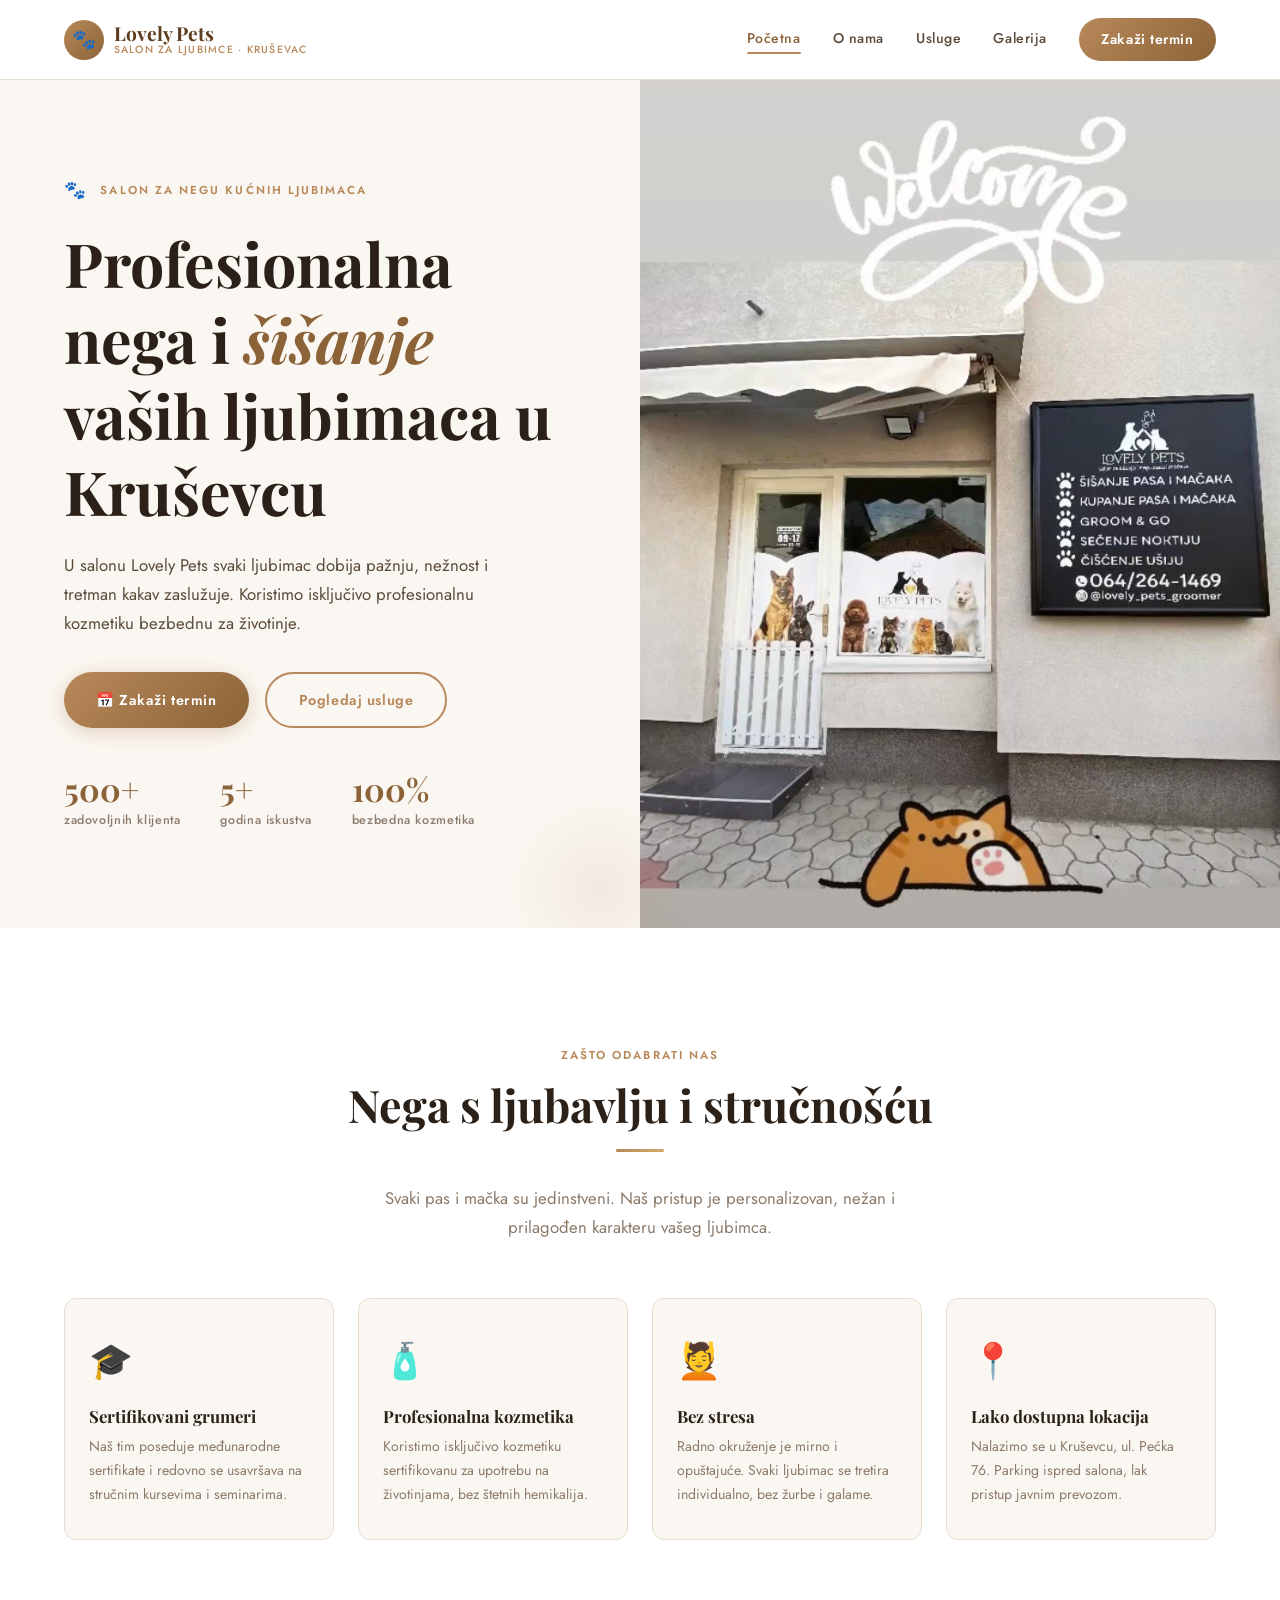
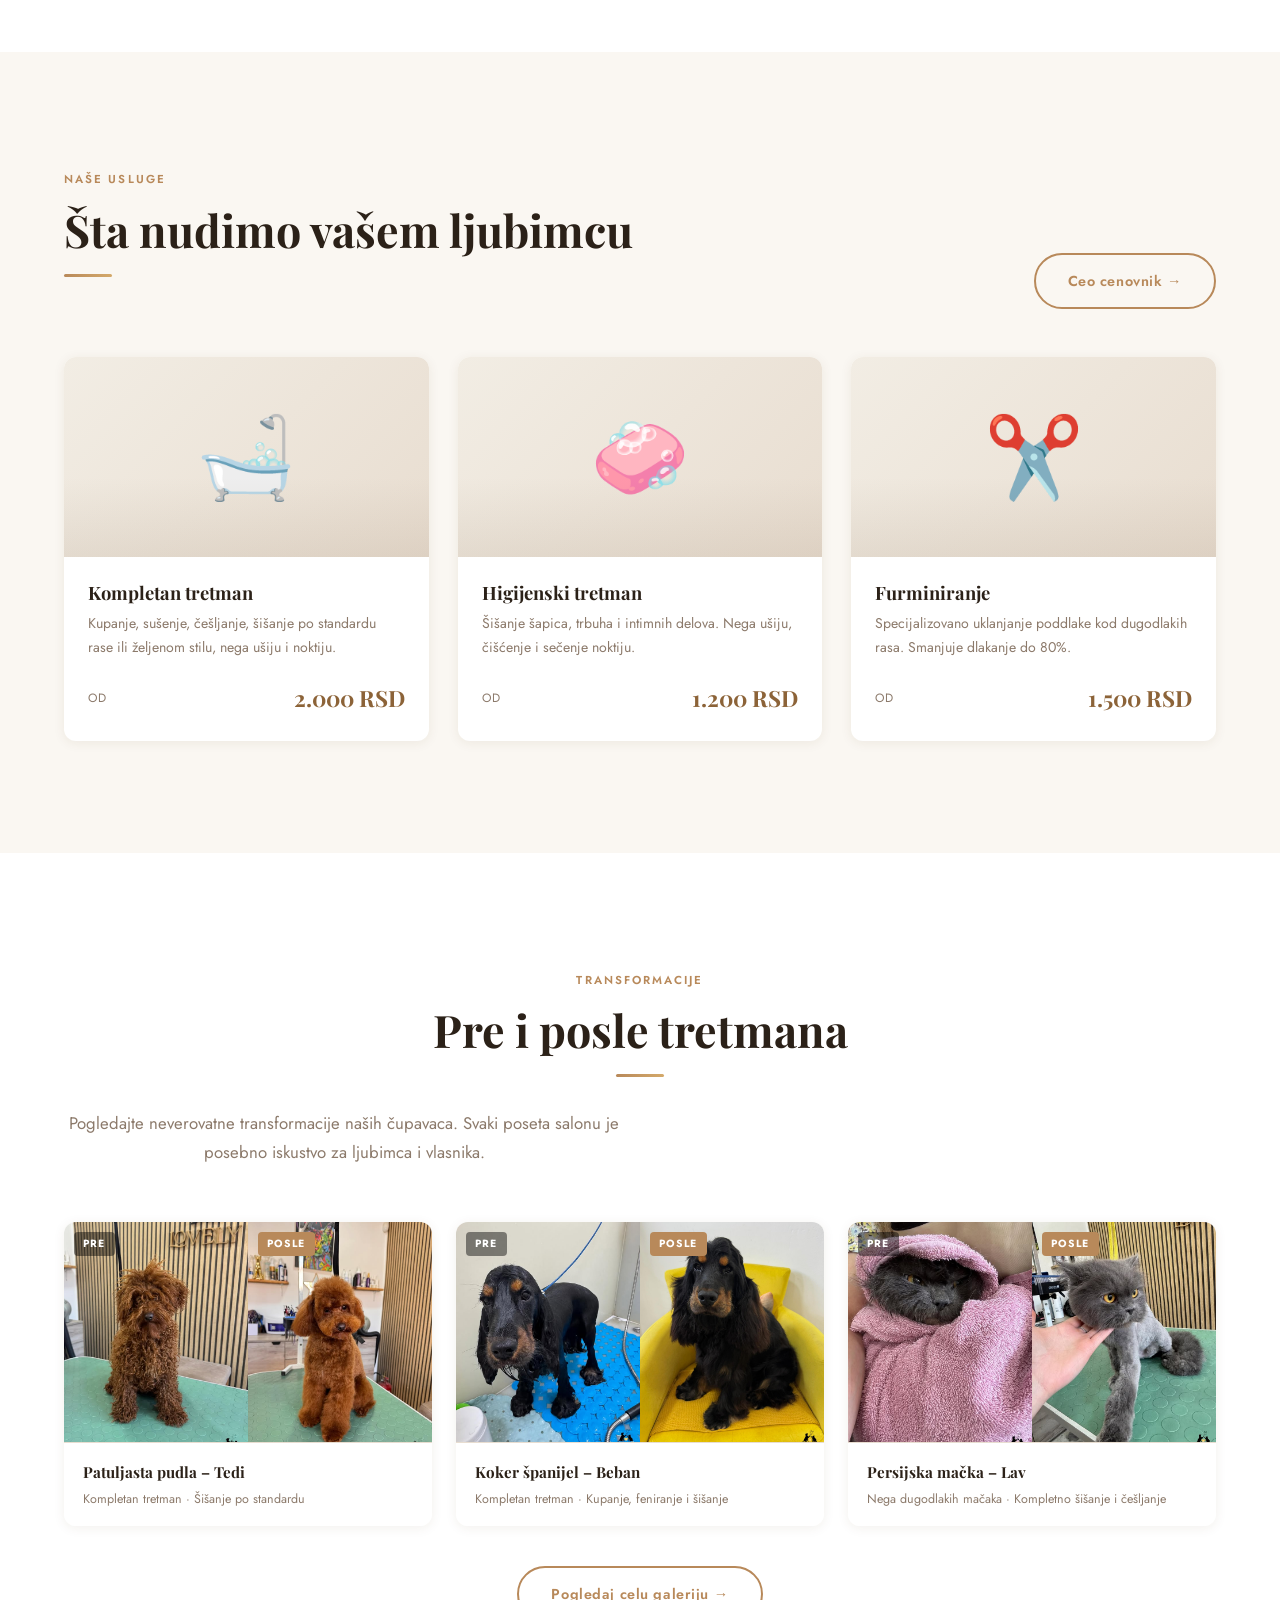
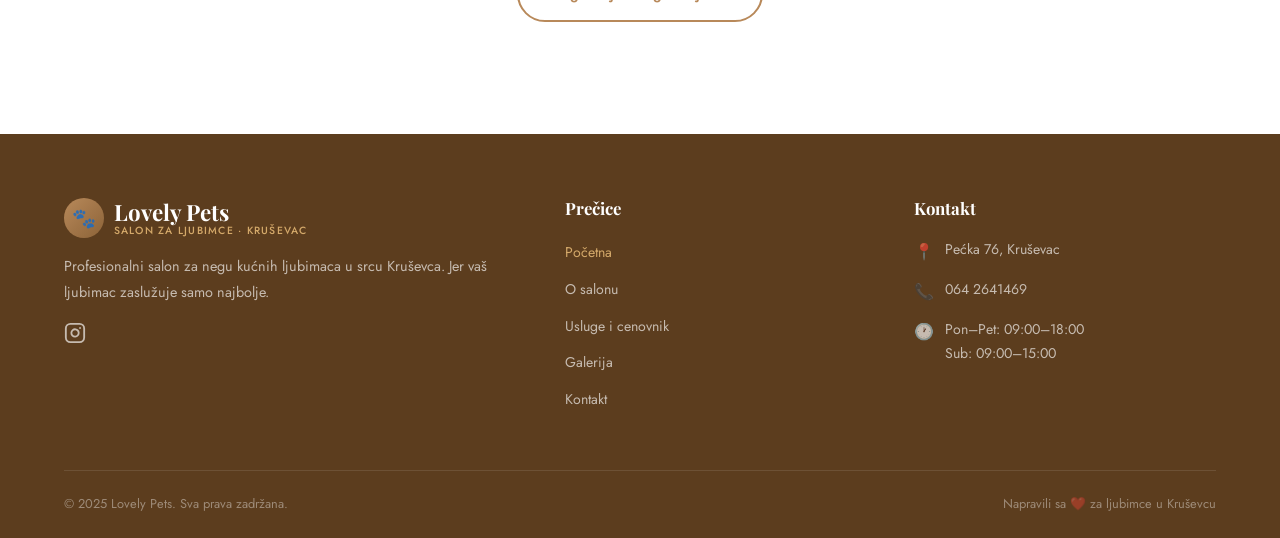
<file: index.html>
<!DOCTYPE html>
<html lang="sr">
<head>
  <meta charset="UTF-8" />
  <meta name="viewport" content="width=device-width, initial-scale=1.0" />
  <meta name="description" content="Lovely Pets – profesionalni salon za negu kućnih ljubimaca u Kruševcu. Šišanje, kupanje i nega pasa i mačaka. Zakažite termin: 064 2641469." />
  <title>Lovely Pets | Salon za negu kućnih ljubimaca – Kruševac</title>
  <link rel="stylesheet" href="css/style.css" />
  <link rel="icon" href="data:image/svg+xml,%3Csvg%20xmlns%3D%22http%3A%2F%2Fwww.w3.org%2F2000%2Fsvg%22%20viewBox%3D%220%200%2064%2064%22%3E%3Cdefs%3E%3ClinearGradient%20id%3D%22g%22%20x1%3D%220%25%22%20y1%3D%220%25%22%20x2%3D%22100%25%22%20y2%3D%22100%25%22%3E%3Cstop%20offset%3D%220%25%22%20stop-color%3D%22%23b8895a%22%2F%3E%3Cstop%20offset%3D%22100%25%22%20stop-color%3D%22%238c6338%22%2F%3E%3C%2FlinearGradient%3E%3C%2Fdefs%3E%3Ccircle%20cx%3D%2232%22%20cy%3D%2232%22%20r%3D%2232%22%20fill%3D%22url%28%23g%29%22%2F%3E%3Ctext%20x%3D%2232%22%20y%3D%2240%22%20font-size%3D%2236%22%20text-anchor%3D%22middle%22%20font-family%3D%22serif%22%3E%F0%9F%90%BE%3C%2Ftext%3E%3C%2Fsvg%3E" type="image/svg+xml" />
  <link rel="stylesheet" href="css/home.css" />
  <link rel="stylesheet" href="css/responsive.css" />
</head>
<body class="home">

  <!-- ════════════════ NAVBAR ════════════════ -->
  <header class="navbar" role="banner">
    <div class="container">
      <a href="index.html" class="nav-logo" aria-label="Lovely Pets – početna">
        <div class="logo-icon">🐾</div>
        <div class="logo-text">
          <span class="logo-name">Lovely Pets</span>
          <span class="logo-sub">Salon za ljubimce · Kruševac</span>
        </div>
      </a>

      <nav class="nav-links" aria-label="Glavna navigacija">
        <a href="index.html" class="active">Početna</a>
        <a href="o-nama.html">O nama</a>
        <a href="usluge.html">Usluge</a>
        <a href="galerija.html">Galerija</a>
        <a href="kontakt.html" class="nav-cta">Zakaži termin</a>
      </nav>

      <button class="hamburger" aria-label="Otvori meni" aria-expanded="false">
        <span></span><span></span><span></span>
      </button>
    </div>
  </header>

  <!-- Mobilni meni -->
  <nav class="nav-mobile" aria-label="Mobilna navigacija">
    <button class="close-btn" aria-label="Zatvori meni">&times;</button>
    <a href="index.html" class="active">Početna</a>
    <a href="o-nama.html">O nama</a>
    <a href="usluge.html">Usluge i cenovnik</a>
    <a href="galerija.html">Galerija</a>
    <a href="kontakt.html">Kontakt</a>
  </nav>

  <main>

    <!-- ════════════════ HERO ════════════════ -->
    <section class="hero" aria-label="Naslovna sekcija">
      <div class="hero-left">
        <div class="hero-eyebrow">
          <span class="paw">🐾</span>
          <span>Salon za negu kućnih ljubimaca</span>
        </div>
        <h1>Profesionalna nega i <em>šišanje</em> vaših ljubimaca u Kruševcu</h1>
        <p class="hero-desc">
          U salonu Lovely Pets svaki ljubimac dobija pažnju, nežnost i tretman kakav zaslužuje.
          Koristimo isključivo profesionalnu kozmetiku bezbednu za životinje.
        </p>
        <div class="hero-actions">
          <a href="kontakt.html" class="btn btn-primary">📅 Zakaži termin</a>
          <a href="usluge.html" class="btn btn-outline">Pogledaj usluge</a>
        </div>
        <div class="hero-stats">
          <div class="hero-stat">
            <strong>500+</strong>
            <span>zadovoljnih klijenta</span>
          </div>
          <div class="hero-stat">
            <strong>5+</strong>
            <span>godina iskustva</span>
          </div>
          <div class="hero-stat">
            <strong>100%</strong>
            <span>bezbedna kozmetika</span>
          </div>
        </div>
      </div>

      <div class="hero-right" aria-hidden="true">
        <div class="hero-image-wrap">
          <img
            src="assets/img/pocetna-ulaz.jpg"
            alt="Lovely Pets salon u Kruševcu – ulaz i enterijer"
          />
          <div class="hero-image-overlay"></div>
        </div>
      </div>
    </section>

    <!-- ════════════════ ZAŠTO MI ════════════════ -->
    <section class="why-us" aria-labelledby="why-heading">
      <div class="container">
        <div class="why-us-header reveal">
          <span class="section-tag">Zašto odabrati nas</span>
          <h2 class="section-title" id="why-heading">Nega s ljubavlju i stručnošću</h2>
          <div class="divider"></div>
          <p class="section-sub">
            Svaki pas i mačka su jedinstveni. Naš pristup je personalizovan,
            nežan i prilagođen karakteru vašeg ljubimca.
          </p>
        </div>
        <div class="why-grid">
          <div class="why-card reveal reveal-delay-1">
            <span class="why-icon">🎓</span>
            <h3>Sertifikovani grumeri</h3>
            <p>Naš tim poseduje međunarodne sertifikate i redovno se usavršava na stručnim kursevima i seminarima.</p>
          </div>
          <div class="why-card reveal reveal-delay-2">
            <span class="why-icon">🧴</span>
            <h3>Profesionalna kozmetika</h3>
            <p>Koristimo isključivo kozmetiku sertifikovanu za upotrebu na životinjama, bez štetnih hemikalija.</p>
          </div>
          <div class="why-card reveal reveal-delay-3">
            <span class="why-icon">💆</span>
            <h3>Bez stresa</h3>
            <p>Radno okruženje je mirno i opuštajuće. Svaki ljubimac se tretira individualno, bez žurbe i galame.</p>
          </div>
          <div class="why-card reveal reveal-delay-4">
            <span class="why-icon">📍</span>
            <h3>Lako dostupna lokacija</h3>
            <p>Nalazimo se u Kruševcu, ul. Pećka 76. Parking ispred salona, lak pristup javnim prevozom.</p>
          </div>
        </div>
      </div>
    </section>

    <!-- ════════════════ USLUGE PREGLED ════════════════ -->
    <section class="services-preview" aria-labelledby="services-heading">
      <div class="container">
        <div class="services-preview-header">
          <div class="reveal">
            <span class="section-tag">Naše usluge</span>
            <h2 class="section-title" id="services-heading">Šta nudimo vašem ljubimcu</h2>
            <div class="divider"></div>
          </div>
          <a href="usluge.html" class="btn btn-outline reveal">Ceo cenovnik →</a>
        </div>
        <div class="services-grid">

          <article class="service-card reveal reveal-delay-1">
            <div class="service-card-thumb">🛁</div>
            <div class="service-card-body">
              <h3>Kompletan tretman</h3>
              <p>Kupanje, sušenje, češljanje, šišanje po standardu rase ili željenom stilu, nega ušiju i noktiju.</p>
              <div class="service-price">
                <span class="from">od</span>
                <span class="amount">2.000 RSD</span>
              </div>
            </div>
          </article>

          <article class="service-card reveal reveal-delay-2">
            <div class="service-card-thumb">🧼</div>
            <div class="service-card-body">
              <h3>Higijenski tretman</h3>
              <p>Šišanje šapica, trbuha i intimnih delova. Nega ušiju, čišćenje i sečenje noktiju.</p>
              <div class="service-price">
                <span class="from">od</span>
                <span class="amount">1.200 RSD</span>
              </div>
            </div>
          </article>

          <article class="service-card reveal reveal-delay-3">
            <div class="service-card-thumb">✂️</div>
            <div class="service-card-body">
              <h3>Furminiranje</h3>
              <p>Specijalizovano uklanjanje poddlake kod dugodlakih rasa. Smanjuje dlakanje do 80%.</p>
              <div class="service-price">
                <span class="from">od</span>
                <span class="amount">1.500 RSD</span>
              </div>
            </div>
          </article>

        </div>
      </div>
    </section>

    <!-- ════════════════ PRE I POSLE ════════════════ -->
    <section class="before-after" aria-labelledby="ba-heading">
      <div class="container">
        <div class="ba-header reveal">
          <span class="section-tag">Transformacije</span>
          <h2 class="section-title" id="ba-heading">Pre i posle tretmana</h2>
          <div class="divider"></div>
          <p class="section-sub">
            Pogledajte neverovatne transformacije naših čupavaca. Svaki poseta salonu je
            posebno iskustvo za ljubimca i vlasnika.
          </p>
        </div>
        <div class="ba-grid">

          <div class="ba-card reveal reveal-delay-1">
            <div class="ba-images">
              <div class="ba-img before">
                <img src="assets/img/patuljasta-pudla-pre.jpg" alt="Patuljasta pudla Tedi pre šišanja" />
                <span class="ba-label">Pre</span>
              </div>
              <div class="ba-img after">
                <img src="assets/img/patuljasta-pudla-posle.jpg" alt="Patuljasta pudla Tedi posle tretmana" />
                <span class="ba-label">Posle</span>
              </div>
            </div>
            <div class="ba-info">
              <strong>Patuljasta pudla – Tedi</strong>
              <span>Kompletan tretman · Šišanje po standardu</span>
            </div>
          </div>

          <div class="ba-card reveal reveal-delay-2">
            <div class="ba-images">
              <div class="ba-img before">
                <img src="assets/img/koker-španijel-pre.jpg" alt="Koker španijel Beban pre tretmana" />
                <span class="ba-label">Pre</span>
              </div>
              <div class="ba-img after beban-posle">
                <img src="assets/img/koker-španijel-posle.jpg" alt="Koker španijel Beban posle tretmana" />
                <span class="ba-label">Posle</span>
              </div>
            </div>
            <div class="ba-info">
              <strong>Koker španijel – Beban</strong>
              <span>Kompletan tretman · Kupanje, feniranje i šišanje</span>
            </div>
          </div>

          <div class="ba-card reveal reveal-delay-3">
            <div class="ba-images">
              <div class="ba-img before lav-pre">
                <img src="assets/img/persijska-macka-pre.jpg" alt="Persijska mačka Lav pre tretmana" />
                <span class="ba-label">Pre</span>
              </div>
              <div class="ba-img after">
                <img src="assets/img/persijska-macka-posle.jpg" alt="Persijska mačka Lav posle šišanja i tretmana" />
                <span class="ba-label">Posle</span>
              </div>
            </div>
            <div class="ba-info">
              <strong>Persijska mačka – Lav</strong>
              <span>Nega dugodlakih mačaka · Kompletno šišanje i češljanje</span>
            </div>
          </div>

        </div>
        <div style="text-align:center; margin-top:2.5rem;">
          <a href="galerija.html" class="btn btn-outline reveal">Pogledaj celu galeriju →</a>
        </div>
      </div>
    </section>

  </main>

  <!-- ════════════════ FOOTER ════════════════ -->
  <footer role="contentinfo">
    <div class="container">
      <div class="footer-grid">
        <div class="footer-brand">
          <div class="nav-logo" style="margin-bottom:1rem;">
            <div class="logo-icon">🐾</div>
            <div class="logo-text">
              <span class="logo-name">Lovely Pets</span>
              <span class="logo-sub">Salon za ljubimce · Kruševac</span>
            </div>
          </div>
          <p>Profesionalni salon za negu kućnih ljubimaca u srcu Kruševca. Jer vaš ljubimac zaslužuje samo najbolje.</p>
          <a
            href="https://www.instagram.com/lovely_pets_groomer?utm_source=ig_web_button_share_sheet&igsh=ZDNlZDc0MzIxNw=="
            target="_blank"
            rel="noopener noreferrer"
            class="ig-link"
            aria-label="Pratite nas na Instagramu">
            <svg xmlns="http://www.w3.org/2000/svg" width="22" height="22" viewBox="0 0 24 24" fill="none" stroke="currentColor" stroke-width="2" stroke-linecap="round" stroke-linejoin="round">
              <rect x="2" y="2" width="20" height="20" rx="5" ry="5"></rect>
              <path d="M16 11.37A4 4 0 1 1 12.63 8 4 4 0 0 1 16 11.37z"></path>
              <line x1="17.5" y1="6.5" x2="17.51" y2="6.5"></line>
            </svg>
          </a>
        </div>
        <div class="footer-col">
          <h4>Prečice</h4>
          <ul>
            <li><a href="index.html" class="active">Početna</a></li>
            <li><a href="o-nama.html">O salonu</a></li>
            <li><a href="usluge.html">Usluge i cenovnik</a></li>
            <li><a href="galerija.html">Galerija</a></li>
            <li><a href="kontakt.html">Kontakt</a></li>
          </ul>
        </div>
        <div class="footer-col">
          <h4>Kontakt</h4>
          <div class="contact-item">
            <span class="icon">📍</span>
            <span>Pećka 76, Kruševac</span>
          </div>
          <div class="contact-item">
            <span class="icon">📞</span>
            <a href="tel:0642641469" style="color:rgba(255,255,255,0.65);">064 2641469</a>
          </div>
          <div class="contact-item">
            <span class="icon">🕐</span>
            <span>Pon–Pet: 09:00–18:00<br>Sub: 09:00–15:00</span>
          </div>
        </div>
      </div>
      <div class="footer-bottom">
        <span>© 2025 Lovely Pets. Sva prava zadržana.</span>
        <span>Napravili sa ❤️ za ljubimce u Kruševcu</span>
          </div>
        </div>
  </footer>

  <script src="js/main.js"></script>
</body>
</html>
</file>
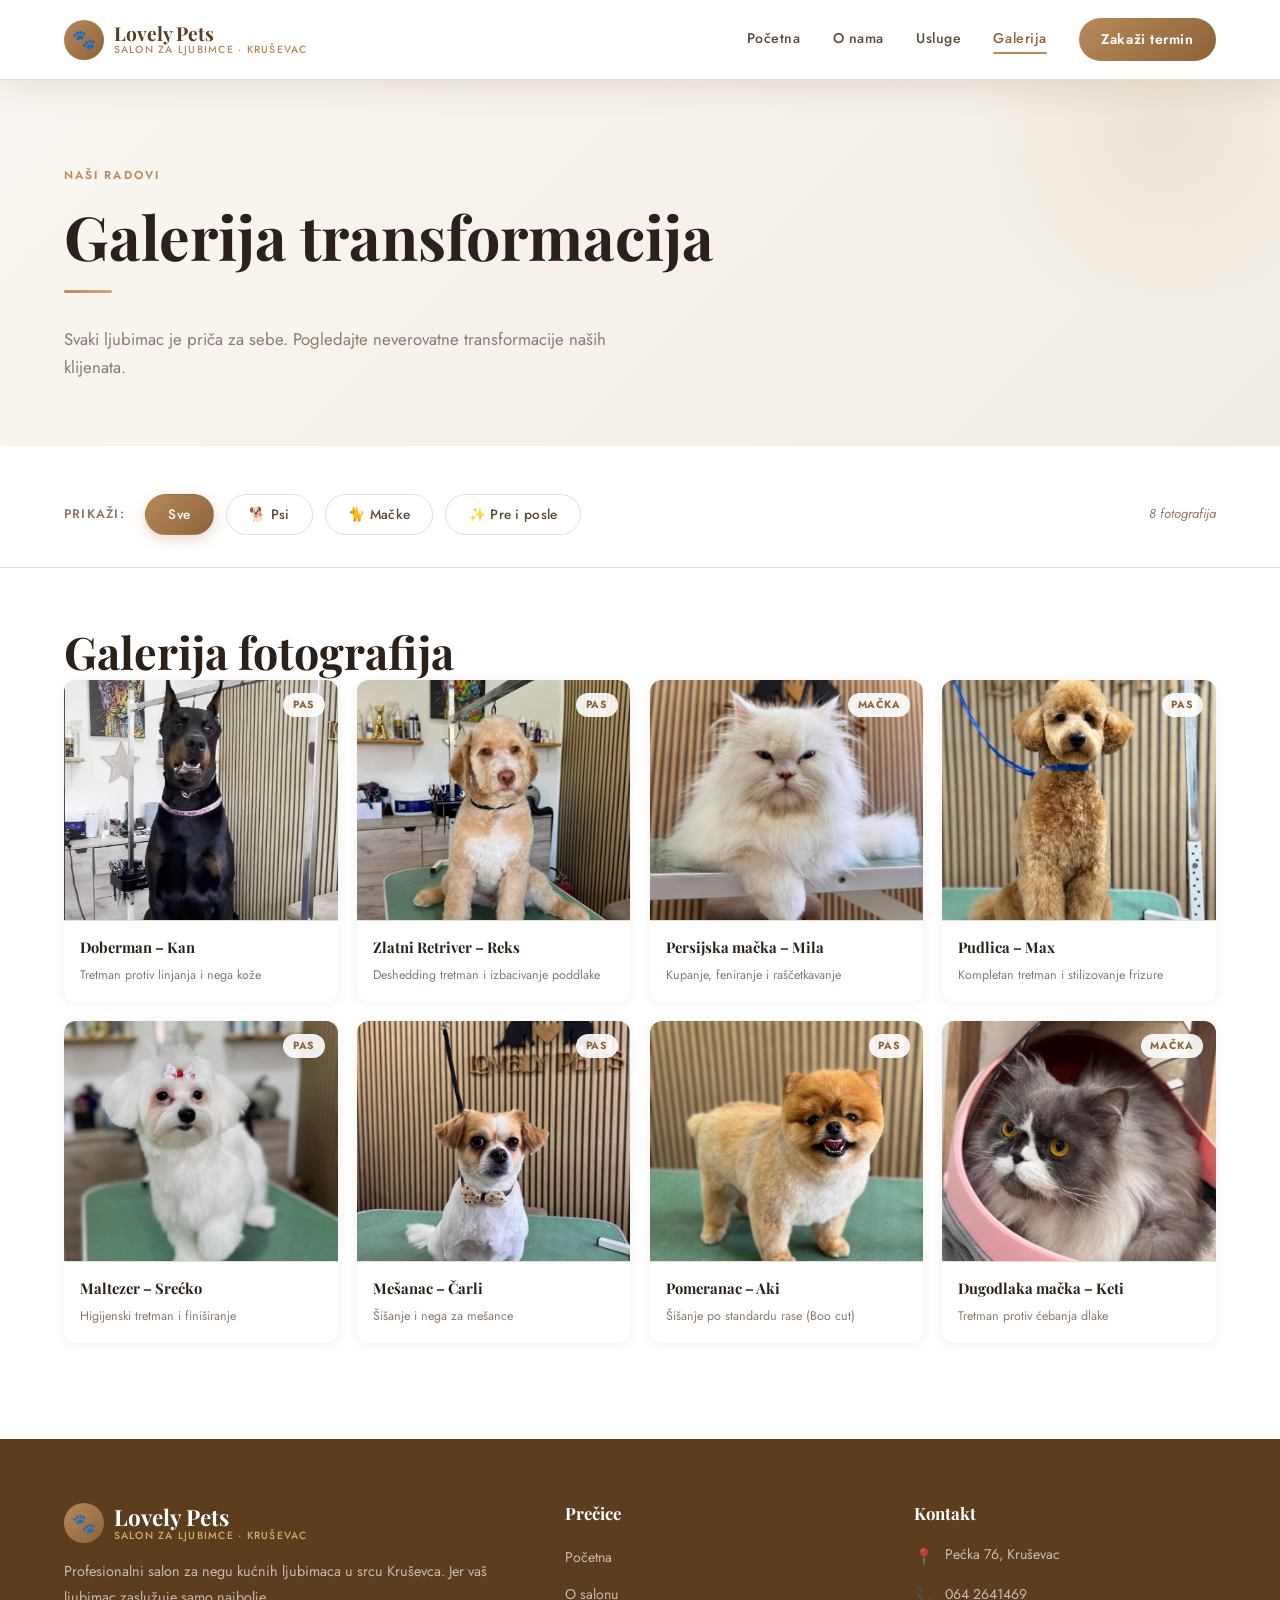
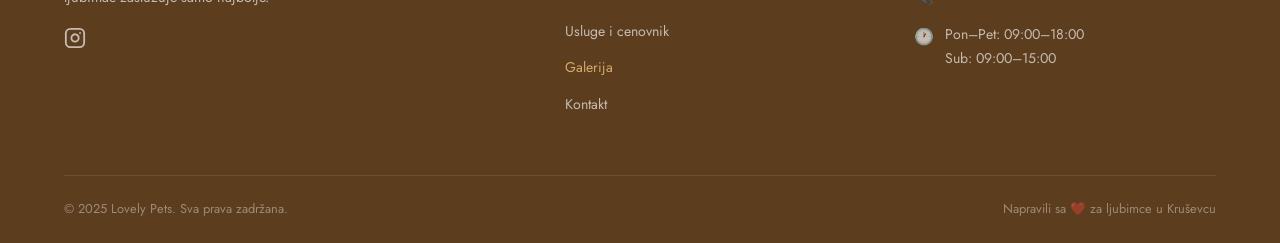
<file: galerija.html>
<!DOCTYPE html>
<html lang="sr">
<head>
  <meta charset="UTF-8" />
  <meta name="viewport" content="width=device-width, initial-scale=1.0" />
  <meta name="description" content="Galerija salona Lovely Pets Kruševac – fotografije pre i posle, psi, mačke. Pogledajte transformacije naših ljubimaca." />
  <title>Galerija | Lovely Pets – Salon za ljubimce Kruševac</title>
  <link rel="icon" href="data:image/svg+xml,%3Csvg%20xmlns%3D%22http%3A%2F%2Fwww.w3.org%2F2000%2Fsvg%22%20viewBox%3D%220%200%2064%2064%22%3E%3Cdefs%3E%3ClinearGradient%20id%3D%22g%22%20x1%3D%220%25%22%20y1%3D%220%25%22%20x2%3D%22100%25%22%20y2%3D%22100%25%22%3E%3Cstop%20offset%3D%220%25%22%20stop-color%3D%22%23b8895a%22%2F%3E%3Cstop%20offset%3D%22100%25%22%20stop-color%3D%22%238c6338%22%2F%3E%3C%2FlinearGradient%3E%3C%2Fdefs%3E%3Ccircle%20cx%3D%2232%22%20cy%3D%2232%22%20r%3D%2232%22%20fill%3D%22url%28%23g%29%22%2F%3E%3Ctext%20x%3D%2232%22%20y%3D%2240%22%20font-size%3D%2236%22%20text-anchor%3D%22middle%22%20font-family%3D%22serif%22%3E%F0%9F%90%BE%3C%2Ftext%3E%3C%2Fsvg%3E" type="image/svg+xml" />
  <link rel="stylesheet" href="css/style.css" />
  <link rel="stylesheet" href="css/responsive.css" />
  <style>
    /* ── Galerija lokalni stilovi ── */

    /* Filter bar */
    .gallery-controls {
      padding: 3rem 0 2rem;
      background: var(--white);
      position: sticky;
      top: var(--nav-h);
      z-index: 100;
      border-bottom: 1px solid var(--border);
    }
    .filter-bar {
      display: flex;
      align-items: center;
      gap: 0.75rem;
      flex-wrap: wrap;
    }
    .filter-label {
      font-size: 0.78rem;
      font-weight: 600;
      letter-spacing: 0.1em;
      text-transform: uppercase;
      color: var(--text-light);
      margin-right: 0.5rem;
    }
    .filter-btn {
      padding: 0.6rem 1.4rem;
      border-radius: 50px;
      font-size: 0.85rem;
      font-weight: 500;
      border: 1.5px solid var(--border);
      color: var(--text-mid);
      background: var(--white);
      cursor: pointer;
      transition: var(--transition);
      letter-spacing: 0.02em;
    }
    .filter-btn:hover {
      border-color: var(--gold);
      color: var(--gold-dark);
    }
    .filter-btn.active {
      background: linear-gradient(135deg, var(--gold), var(--gold-dark));
      border-color: transparent;
      color: var(--white);
      box-shadow: 0 4px 14px rgba(184,137,90,0.35);
    }
    .gallery-count {
      margin-left: auto;
      font-size: 0.82rem;
      color: var(--text-light);
      font-style: italic;
    }

    /* Gallery grid */
    .gallery-section { padding: 3.5rem 0 6rem; background: var(--white); }
    .gallery-grid {
      display: grid;
      grid-template-columns: repeat(4, 1fr);
      gap: 1.2rem;
    }
    .gallery-item {
      border-radius: var(--radius);
      overflow: hidden;
      box-shadow: var(--shadow-sm);
      cursor: pointer;
      position: relative;
      transition: transform 0.35s ease, box-shadow 0.35s ease;
      background: var(--cream-dark);
    }
    .gallery-item:hover {
      transform: translateY(-6px) scale(1.01);
      box-shadow: var(--shadow-md);
    }
    .gallery-thumb {
      height: 240px;
      display: flex;
      align-items: center;
      justify-content: center;
      position: relative;
      overflow: hidden;
    }
    .gallery-thumb-emoji {
      font-size: 5rem;
      transition: transform 0.4s ease;
      display: block;
    }
    .gallery-item:hover .gallery-thumb-emoji {
      transform: scale(1.15);
    }
    .gallery-img {
      width: 100%;
      height: 100%;
      object-fit: cover;
      display: block;
    }
    .img-doberman {
      object-position: 50% 15% !important;
    }
    /* Različite pozadine po kategoriji */
    .gallery-item[data-category="psi"] .gallery-thumb {
      background: linear-gradient(135deg, #ede0cf, #d4bfa0);
    }
    .gallery-item[data-category="macke"] .gallery-thumb {
      background: linear-gradient(135deg, #e8e0d8, #cfc4b5);
    }
    .gallery-item[data-category="pre-posle"] .gallery-thumb {
      background: linear-gradient(135deg, #e8d8c0, #c8a878);
    }

    .gallery-overlay {
      position: absolute;
      inset: 0;
      background: linear-gradient(180deg, transparent 40%, rgba(92,61,30,0.75));
      opacity: 0;
      transition: opacity 0.35s ease;
      display: flex;
      align-items: flex-end;
      padding: 1rem;
    }
    .gallery-item:hover .gallery-overlay { opacity: 1; }
    .gallery-overlay-text {
      color: var(--white);
      font-size: 0.8rem;
      font-weight: 600;
    }
    .gallery-overlay-text span {
      display: block;
      font-size: 0.7rem;
      font-weight: 400;
      opacity: 0.8;
      margin-top: 0.2rem;
    }
    .gallery-cat-badge {
      position: absolute;
      top: 0.8rem;
      right: 0.8rem;
      background: rgba(255,255,255,0.9);
      color: var(--gold-dark);
      font-size: 0.65rem;
      font-weight: 700;
      letter-spacing: 0.08em;
      text-transform: uppercase;
      padding: 0.2rem 0.6rem;
      border-radius: 20px;
    }

    .gallery-caption {
      padding: 0.9rem 1rem;
      background: var(--white);
      border-top: 1px solid var(--border);
    }
    .gallery-caption strong {
      display: block;
      font-family: var(--font-display);
      font-size: 0.92rem;
      color: var(--text-dark);
    }
    .gallery-caption span {
      font-size: 0.78rem;
      color: var(--text-light);
    }

    /* Pre-Posle poseban stil (dupla kartica) */
    .gallery-item.ba-item .gallery-thumb {
      display: grid;
      grid-template-columns: 1fr 1fr;
      height: 240px;
    }
    .gallery-item.ba-item .ba-half {
      display: flex;
      align-items: center;
      justify-content: center;
      font-size: 3.2rem;
      position: relative;
    }
    .gallery-item.ba-item .ba-half.before-h {
      background: linear-gradient(135deg, #d4c0a8, #b8a088);
    }
    .gallery-item.ba-item .ba-half.after-h {
      background: linear-gradient(135deg, #c8b090, #a88860);
    }
    .gallery-item.ba-item .ba-mini-label {
      position: absolute;
      top: 0.4rem; left: 0.4rem;
      font-size: 0.6rem;
      font-weight: 700;
      letter-spacing: 0.08em;
      text-transform: uppercase;
      padding: 0.15rem 0.4rem;
      border-radius: 3px;
    }
    .ba-half.before-h .ba-mini-label { background: rgba(0,0,0,0.4); color: #fff; }
    .ba-half.after-h  .ba-mini-label { background: var(--gold); color: #fff; }

    /* Lightbox */
    .lightbox {
      display: none;
      position: fixed;
      inset: 0;
      background: rgba(0,0,0,0.88);
      z-index: 2000;
      align-items: center;
      justify-content: center;
      flex-direction: column;
      gap: 1rem;
      backdrop-filter: blur(6px);
    }
    .lightbox.open { display: flex; }
    .lightbox-content {
      background: var(--white);
      border-radius: 20px;
      padding: 3rem;
      text-align: center;
      position: relative;
      max-width: 440px;
      width: 90%;
      box-shadow: 0 40px 80px rgba(0,0,0,0.4);
    }
    .lightbox-emoji {
      font-size: 8rem;
      display: block;
      margin-bottom: 1rem;
    }
    .lightbox-caption-text {
      font-family: var(--font-display);
      font-size: 1.1rem;
      color: var(--text-dark);
      margin-bottom: 0.3rem;
    }
    .lightbox-close {
      position: absolute;
      top: 1rem; right: 1rem;
      width: 36px; height: 36px;
      border-radius: 50%;
      background: var(--cream);
      border: none;
      cursor: pointer;
      font-size: 1.2rem;
      display: flex;
      align-items: center;
      justify-content: center;
      color: var(--text-dark);
      transition: var(--transition);
    }
    .lightbox-close:hover { background: var(--gold); color: var(--white); }
    .lightbox-hint {
      color: rgba(255,255,255,0.5);
      font-size: 0.8rem;
    }

    @media (max-width: 1024px) {
      .gallery-grid { grid-template-columns: repeat(3, 1fr); }
    }
    @media (max-width: 768px) {
      .gallery-controls { position: static; }
      .gallery-grid { grid-template-columns: repeat(2, 1fr); gap: 0.8rem; }
      .gallery-thumb { height: 180px; }
      .gallery-item.ba-item .gallery-thumb { height: 180px; }
    }
    @media (max-width: 480px) {
      .gallery-grid { grid-template-columns: 1fr; }
    }
  </style>
</head>
<body>

  <!-- ════════════════ NAVBAR ════════════════ -->
  <header class="navbar" role="banner">
    <div class="container">
      <a href="index.html" class="nav-logo" aria-label="Lovely Pets – početna">
        <div class="logo-icon">🐾</div>
        <div class="logo-text">
          <span class="logo-name">Lovely Pets</span>
          <span class="logo-sub">Salon za ljubimce · Kruševac</span>
        </div>
      </a>
      <nav class="nav-links" aria-label="Glavna navigacija">
        <a href="index.html">Početna</a>
        <a href="o-nama.html">O nama</a>
        <a href="usluge.html">Usluge</a>
        <a href="galerija.html" class="active">Galerija</a>
        <a href="kontakt.html" class="nav-cta">Zakaži termin</a>
      </nav>
      <button class="hamburger" aria-label="Otvori meni" aria-expanded="false">
        <span></span><span></span><span></span>
      </button>
    </div>
  </header>
  <nav class="nav-mobile" aria-label="Mobilna navigacija">
    <button class="close-btn" aria-label="Zatvori meni">&times;</button>
    <a href="index.html">Početna</a>
    <a href="o-nama.html">O nama</a>
    <a href="usluge.html">Usluge i cenovnik</a>
    <a href="galerija.html" class="active">Galerija</a>
    <a href="kontakt.html">Kontakt</a>
  </nav>

  <main>

    <!-- PAGE HEADER -->
    <section class="page-header">
      <div class="container">
        <span class="section-tag">Naši radovi</span>
        <h1 class="section-title">Galerija transformacija</h1>
        <div class="divider"></div>
        <p class="section-sub">Svaki ljubimac je priča za sebe. Pogledajte neverovatne transformacije naših klijenata.</p>
      </div>
    </section>

    <!-- ════════════ FILTER BAR ════════════ -->
    <div class="gallery-controls" role="navigation" aria-label="Filter galerije">
      <div class="container">
        <div class="filter-bar">
          <span class="filter-label">Prikaži:</span>
          <button class="filter-btn active" data-filter="sve" aria-pressed="true">Sve</button>
          <button class="filter-btn" data-filter="psi" aria-pressed="false">🐕 Psi</button>
          <button class="filter-btn" data-filter="macke" aria-pressed="false">🐈 Mačke</button>
          <button class="filter-btn" data-filter="pre-posle" aria-pressed="false">✨ Pre i posle</button>
          <span class="gallery-count" aria-live="polite">8 fotografija</span>
        </div>
      </div>
    </div>

    <!-- ════════════ GALLERY GRID ════════════ -->
    <section class="gallery-section" aria-labelledby="gallery-heading">
      <div class="container">
        <h2 id="gallery-heading" class="sr-only">Galerija fotografija</h2>
        <div class="gallery-grid" role="list">

          <!-- 1. Psi -->
          <div class="gallery-item" data-category="psi" role="listitem" tabindex="0" aria-label="Doberman – Kan">
            <div class="gallery-thumb">
              <img class="gallery-img img-doberman" src="assets/img/doberman.png" alt="Doberman – Kan u salonu Lovely Pets" />
              <div class="gallery-overlay">
                <div class="gallery-overlay-text">
                  Doberman – Kan
                  <span>Tretman protiv linjanja i nega kože</span>
                </div>
              </div>
              <span class="gallery-cat-badge">Pas</span>
            </div>
            <div class="gallery-caption">
              <strong>Doberman – Kan</strong>
              <span>Tretman protiv linjanja i nega kože</span>
            </div>
          </div>

          <!-- 2. Psi -->
          <div class="gallery-item" data-category="psi" role="listitem" tabindex="0" aria-label="Zlatni Retriver – Reks">
            <div class="gallery-thumb">
              <img src="assets/img/zlatni-retriver.jpg" alt="Zlatni Retriver – Reks u salonu Lovely Pets" />
              <div class="gallery-overlay">
                <div class="gallery-overlay-text">
                  Zlatni Retriver – Reks
                  <span>Deshedding tretman i izbacivanje poddlake</span>
                </div>
              </div>
              <span class="gallery-cat-badge">Pas</span>
            </div>
            <div class="gallery-caption">
              <strong>Zlatni Retriver – Reks</strong>
              <span>Deshedding tretman i izbacivanje poddlake</span>
            </div>
          </div>

          <!-- 3. Mačke -->
          <div class="gallery-item" data-category="macke" role="listitem" tabindex="0" aria-label="Persijska mačka – Mila">
            <div class="gallery-thumb">
              <img src="assets/img/bela-persijska-macka.jpg" alt="Persijska mačka – Mila u salonu Lovely Pets" />
              <div class="gallery-overlay">
                <div class="gallery-overlay-text">
                  Persijska mačka – Mila
                  <span>Kupanje, feniranje i raščetkavanje</span>
                </div>
              </div>
              <span class="gallery-cat-badge">Mačka</span>
            </div>
            <div class="gallery-caption">
              <strong>Persijska mačka – Mila</strong>
              <span>Kupanje, feniranje i raščetkavanje</span>
            </div>
          </div>

          <!-- 4. Psi -->
          <div class="gallery-item" data-category="psi" role="listitem" tabindex="0" aria-label="Pudlica – Max">
            <div class="gallery-thumb">
              <img src="assets/img/pudlica.jpg" alt="Pudlica – Max u salonu Lovely Pets" />
              <div class="gallery-overlay">
                <div class="gallery-overlay-text">
                  Pudlica – Max
                  <span>Kompletan tretman i stilizovanje frizure</span>
                </div>
              </div>
              <span class="gallery-cat-badge">Pas</span>
            </div>
            <div class="gallery-caption">
              <strong>Pudlica – Max</strong>
              <span>Kompletan tretman i stilizovanje frizure</span>
            </div>
          </div>

          <!-- 5. Psi -->
          <div class="gallery-item" data-category="psi" role="listitem" tabindex="0" aria-label="Maltezer – Srećko">
            <div class="gallery-thumb">
              <img src="assets/img/maltezer.jpg" alt="Maltezer – Srećko u salonu Lovely Pets" />
              <div class="gallery-overlay">
                <div class="gallery-overlay-text">
                  Maltezer – Srećko
                  <span>Higijenski tretman i finiširanje</span>
                </div>
              </div>
              <span class="gallery-cat-badge">Pas</span>
            </div>
            <div class="gallery-caption">
              <strong>Maltezer – Srećko</strong>
              <span>Higijenski tretman i finiširanje</span>
            </div>
          </div>

          <!-- 6. Psi -->
          <div class="gallery-item" data-category="psi" role="listitem" tabindex="0" aria-label="Mešanac – Čarli">
            <div class="gallery-thumb">
              <img src="assets/img/mesanac.jpg" alt="Mešanac – Čarli u salonu Lovely Pets" />
              <div class="gallery-overlay">
                <div class="gallery-overlay-text">
                  Mešanac – Čarli
                  <span>Šišanje i nega za mešance</span>
                </div>
              </div>
              <span class="gallery-cat-badge">Pas</span>
            </div>
            <div class="gallery-caption">
              <strong>Mešanac – Čarli</strong>
              <span>Šišanje i nega za mešance</span>
            </div>
          </div>

          <!-- 7. Psi -->
          <div class="gallery-item" data-category="psi" role="listitem" tabindex="0" aria-label="Pomeranac – Aki">
            <div class="gallery-thumb">
              <img src="assets/img/pas-o-nama.jpg" alt="Pomeranac – Aki u salonu Lovely Pets" />
              <div class="gallery-overlay">
                <div class="gallery-overlay-text">
                  Pomeranac – Aki
                  <span>Šišanje po standardu rase (Boo cut)</span>
                </div>
              </div>
              <span class="gallery-cat-badge">Pas</span>
            </div>
            <div class="gallery-caption">
              <strong>Pomeranac – Aki</strong>
              <span>Šišanje po standardu rase (Boo cut)</span>
            </div>
          </div>

          <!-- 8. Mačke -->
          <div class="gallery-item" data-category="macke" role="listitem" tabindex="0" aria-label="Dugodlaka mačka – Keti">
            <div class="gallery-thumb">
              <img src="assets/img/macka-u-rozem.jpg" alt="Dugodlaka mačka – Keti u salonu Lovely Pets" />
              <div class="gallery-overlay">
                <div class="gallery-overlay-text">
                  Dugodlaka mačka – Keti
                  <span>Tretman protiv ćebanja dlake</span>
                </div>
              </div>
              <span class="gallery-cat-badge">Mačka</span>
            </div>
            <div class="gallery-caption">
              <strong>Dugodlaka mačka – Keti</strong>
              <span>Tretman protiv ćebanja dlake</span>
            </div>
          </div>

        </div>
      </div>
    </section>

  </main>

  <!-- Lightbox -->
  <div id="lightbox" class="lightbox" role="dialog" aria-modal="true" aria-label="Uvećana slika">
    <div class="lightbox-content">
      <button id="lightbox-close" class="lightbox-close" aria-label="Zatvori">✕</button>
      <div id="lightbox-img" class="lightbox-emoji">🐾</div>
      <p id="lightbox-caption" class="lightbox-caption-text"></p>
    </div>
    <p class="lightbox-hint">Pritisnite Escape ili kliknite van slike za zatvaranje</p>
  </div>

  <!-- ════════════════ FOOTER ════════════════ -->
  <footer role="contentinfo">
    <div class="container">
      <div class="footer-grid">
        <div class="footer-brand">
          <div class="nav-logo" style="margin-bottom:1rem;">
            <div class="logo-icon">🐾</div>
            <div class="logo-text">
              <span class="logo-name">Lovely Pets</span>
              <span class="logo-sub">Salon za ljubimce · Kruševac</span>
            </div>
          </div>
          <p>Profesionalni salon za negu kućnih ljubimaca u srcu Kruševca. Jer vaš ljubimac zaslužuje samo najbolje.</p>
          <a
            href="https://www.instagram.com/lovely_pets_groomer?utm_source=ig_web_button_share_sheet&igsh=ZDNlZDc0MzIxNw=="
            target="_blank"
            rel="noopener noreferrer"
            class="ig-link"
            aria-label="Pratite nas na Instagramu">
            <svg xmlns="http://www.w3.org/2000/svg" width="22" height="22" viewBox="0 0 24 24" fill="none" stroke="currentColor" stroke-width="2" stroke-linecap="round" stroke-linejoin="round">
              <rect x="2" y="2" width="20" height="20" rx="5" ry="5"></rect>
              <path d="M16 11.37A4 4 0 1 1 12.63 8 4 4 0 0 1 16 11.37z"></path>
              <line x1="17.5" y1="6.5" x2="17.51" y2="6.5"></line>
            </svg>
          </a>
        </div>
        <div class="footer-col">
          <h4>Prečice</h4>
          <ul>
            <li><a href="index.html">Početna</a></li>
            <li><a href="o-nama.html">O salonu</a></li>
            <li><a href="usluge.html">Usluge i cenovnik</a></li>
            <li><a href="galerija.html" class="active">Galerija</a></li>
            <li><a href="kontakt.html">Kontakt</a></li>
          </ul>
        </div>
        <div class="footer-col">
          <h4>Kontakt</h4>
          <div class="contact-item">
            <span class="icon">📍</span>
            <span>Pećka 76, Kruševac</span>
          </div>
          <div class="contact-item">
            <span class="icon">📞</span>
            <a href="tel:0642641469" style="color:rgba(255,255,255,0.65);">064 2641469</a>
          </div>
          <div class="contact-item">
            <span class="icon">🕐</span>
            <span>Pon–Pet: 09:00–18:00<br>Sub: 09:00–15:00</span>
          </div>
        </div>
      </div>
      <div class="footer-bottom">
        <span>© 2025 Lovely Pets. Sva prava zadržana.</span>
        <span>Napravili sa ❤️ za ljubimce u Kruševcu</span>
          </div>
        </div>
  </footer>

  <script src="js/main.js"></script>
  <script src="js/gallery.js"></script>
</body>
</html>
</file>
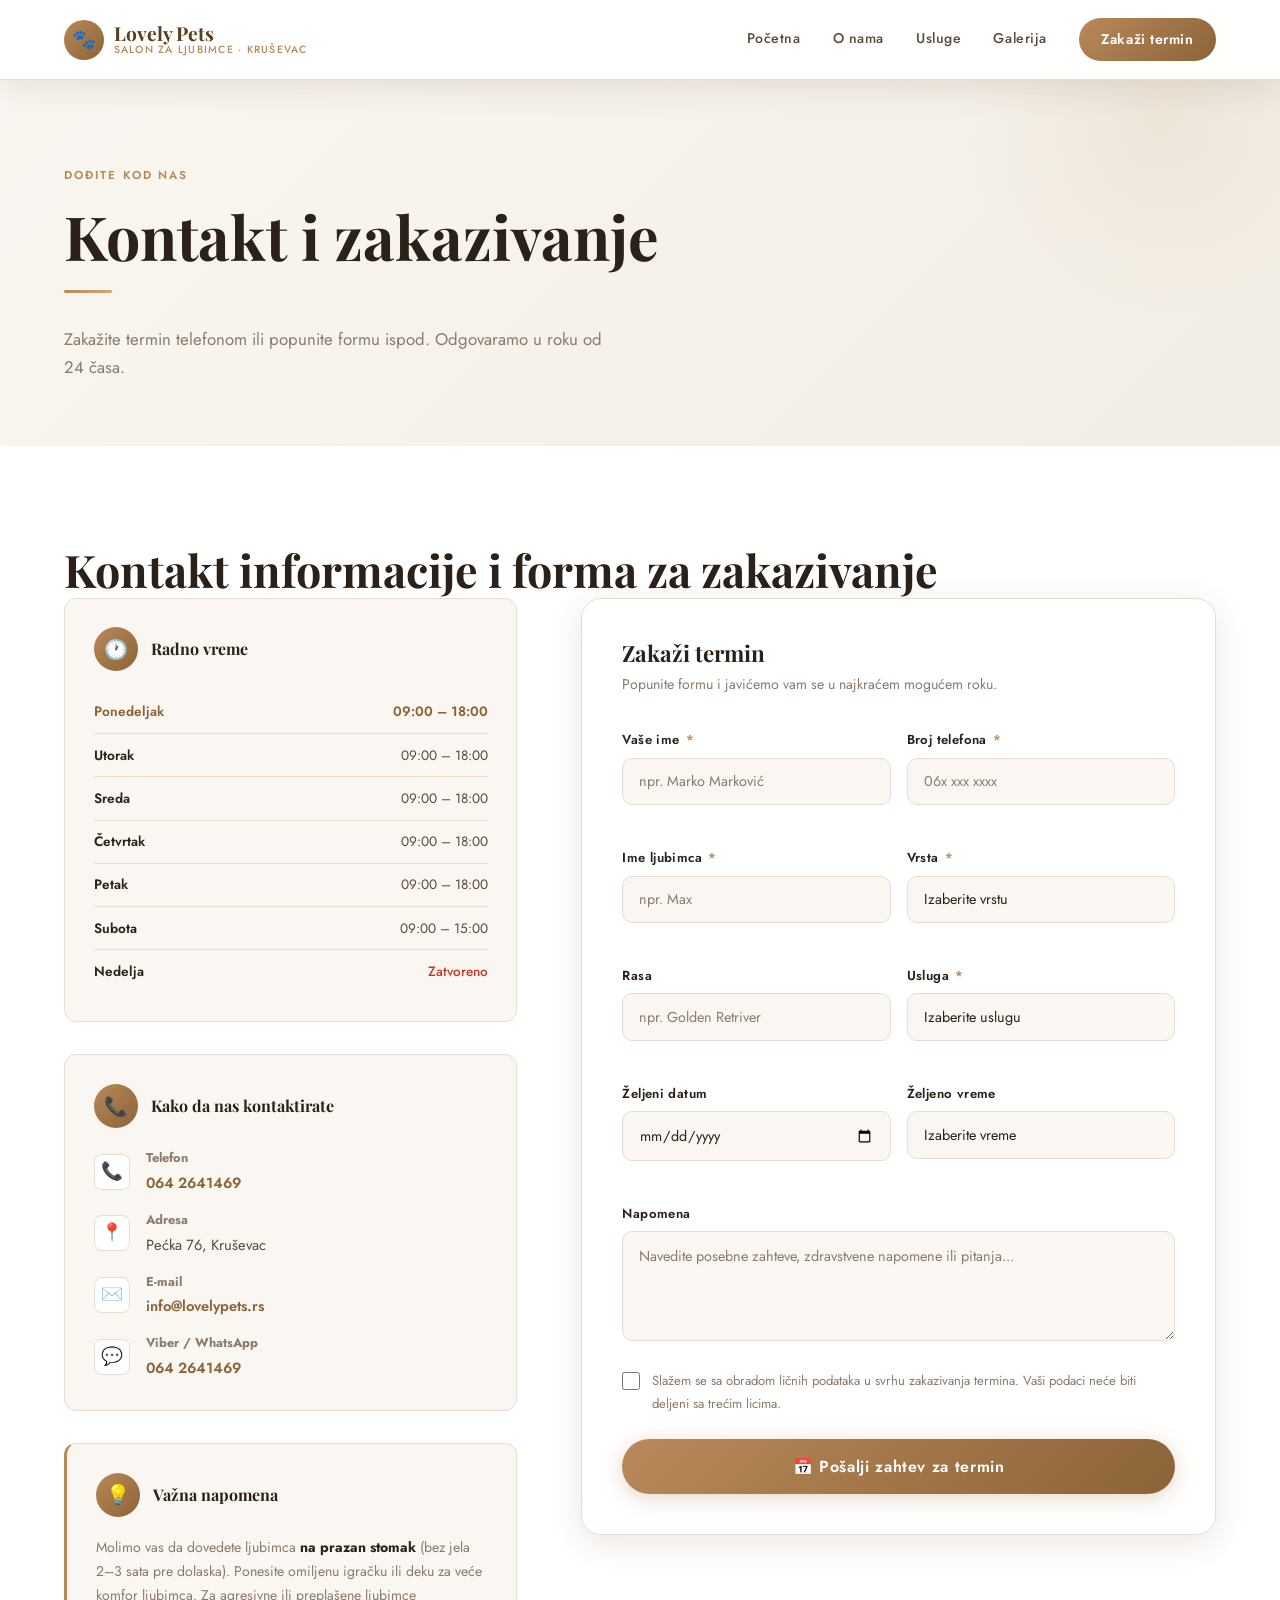
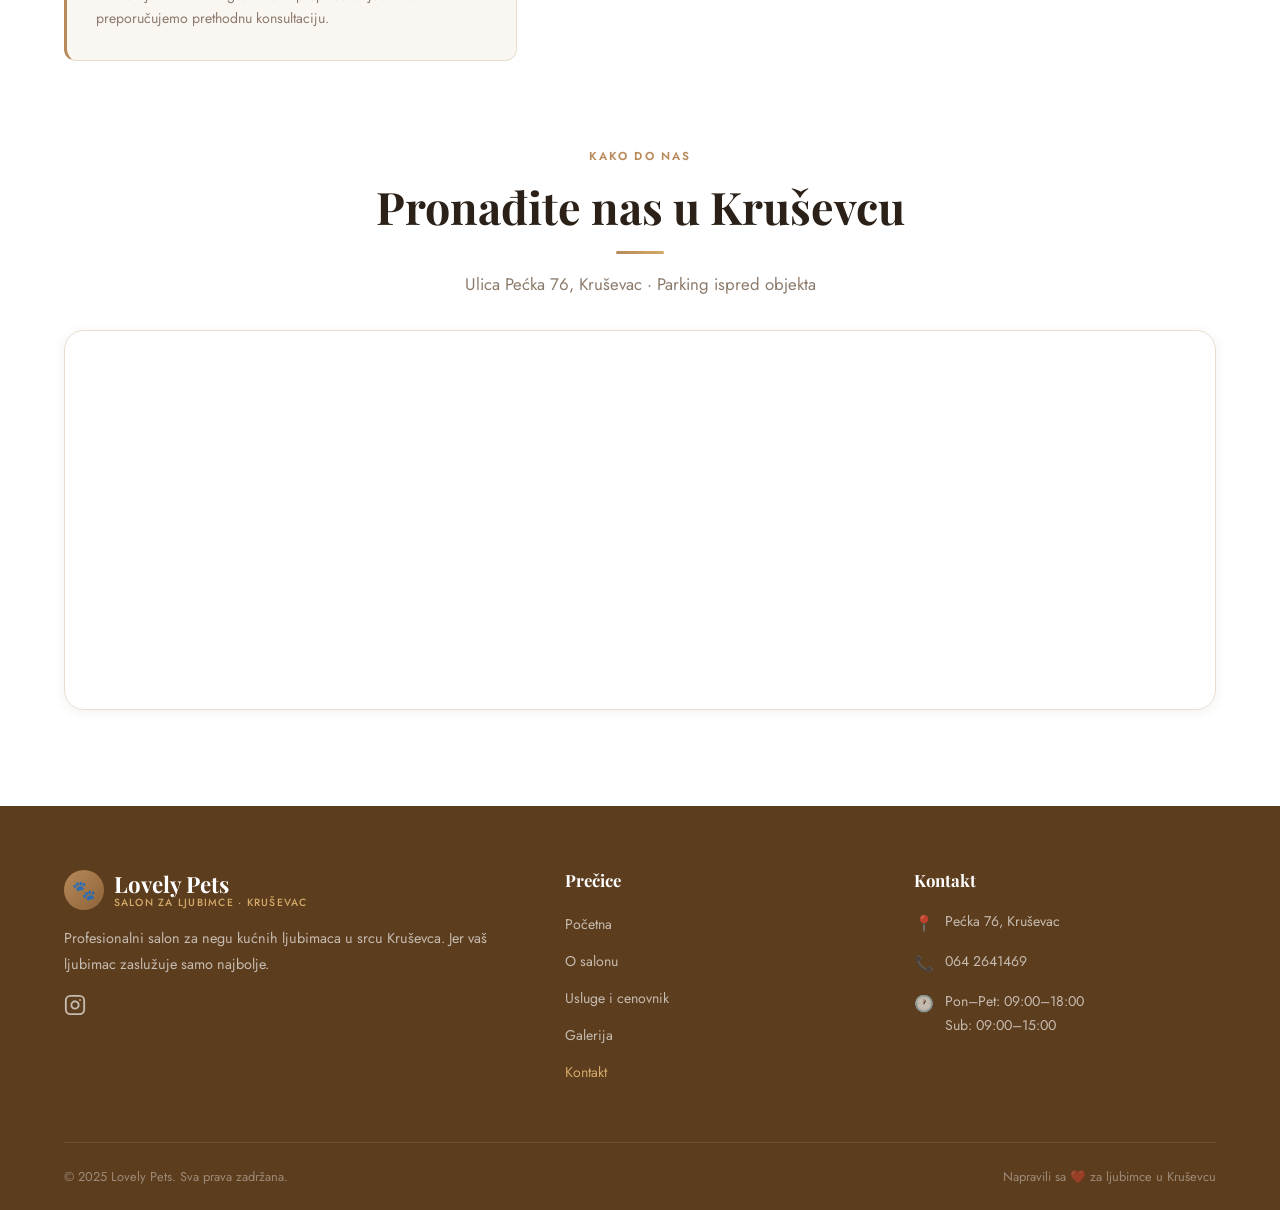
<file: kontakt.html>
<!DOCTYPE html>
<html lang="sr">
<head>
  <meta charset="UTF-8" />
  <meta name="viewport" content="width=device-width, initial-scale=1.0" />
  <meta name="description" content="Kontakt salon Lovely Pets Kruševac – Pećka 76, tel. 064 2641469. Radno vreme, mapa i zakazivanje termina." />
  <title>Kontakt i zakazivanje | Lovely Pets – Kruševac</title>
  <link rel="icon" href="data:image/svg+xml,%3Csvg%20xmlns%3D%22http%3A%2F%2Fwww.w3.org%2F2000%2Fsvg%22%20viewBox%3D%220%200%2064%2064%22%3E%3Cdefs%3E%3ClinearGradient%20id%3D%22g%22%20x1%3D%220%25%22%20y1%3D%220%25%22%20x2%3D%22100%25%22%20y2%3D%22100%25%22%3E%3Cstop%20offset%3D%220%25%22%20stop-color%3D%22%23b8895a%22%2F%3E%3Cstop%20offset%3D%22100%25%22%20stop-color%3D%22%238c6338%22%2F%3E%3C%2FlinearGradient%3E%3C%2Fdefs%3E%3Ccircle%20cx%3D%2232%22%20cy%3D%2232%22%20r%3D%2232%22%20fill%3D%22url%28%23g%29%22%2F%3E%3Ctext%20x%3D%2232%22%20y%3D%2240%22%20font-size%3D%2236%22%20text-anchor%3D%22middle%22%20font-family%3D%22serif%22%3E%F0%9F%90%BE%3C%2Ftext%3E%3C%2Fsvg%3E" type="image/svg+xml" />
  <link rel="stylesheet" href="css/style.css" />
  <link rel="stylesheet" href="css/responsive.css" />
  <style>
    /* ── Kontakt lokalni stilovi ── */
    .contact-section { padding: 6rem 0 5rem; background: var(--white); }
    .contact-grid {
      display: grid;
      grid-template-columns: 1fr 1.4fr;
      gap: 4rem;
      align-items: start;
    }

    /* Info kolona */
    .contact-info-col { display: flex; flex-direction: column; gap: 2rem; }

    .info-card {
      background: var(--cream);
      border-radius: var(--radius);
      padding: 1.8rem;
      border: 1px solid var(--border);
      transition: var(--transition);
    }
    .info-card:hover { box-shadow: var(--shadow-sm); }
    .info-card-header {
      display: flex;
      align-items: center;
      gap: 0.8rem;
      margin-bottom: 1.2rem;
    }
    .info-card-header .ic-icon {
      width: 44px; height: 44px;
      background: linear-gradient(135deg, var(--gold), var(--gold-dark));
      border-radius: 50%;
      display: flex;
      align-items: center;
      justify-content: center;
      font-size: 1.2rem;
      flex-shrink: 0;
    }
    .info-card-header h3 {
      font-size: 1rem;
      color: var(--text-dark);
    }

    /* Radno vreme tabela */
    .hours-table {
      width: 100%;
      border-collapse: collapse;
      font-size: 0.88rem;
    }
    .hours-table tr { border-bottom: 1px solid var(--border); }
    .hours-table tr:last-child { border-bottom: none; }
    .hours-table th {
      text-align: left;
      padding: 0.6rem 0;
      font-weight: 600;
      color: var(--text-dark);
      width: 55%;
    }
    .hours-table td {
      padding: 0.6rem 0;
      color: var(--text-mid);
      text-align: right;
    }
    .hours-table .closed { color: #c0392b; font-weight: 500; }
    .hours-table .today-row th,
    .hours-table .today-row td {
      color: var(--gold-dark);
      font-weight: 600;
    }

    /* Kontakt detalji */
    .contact-detail-list { display: flex; flex-direction: column; gap: 0.8rem; }
    .contact-detail-item {
      display: flex;
      align-items: center;
      gap: 1rem;
      font-size: 0.92rem;
      color: var(--text-mid);
    }
    .contact-detail-item .cdi-icon {
      width: 36px; height: 36px;
      background: var(--white);
      border: 1px solid var(--border);
      border-radius: 8px;
      display: flex;
      align-items: center;
      justify-content: center;
      font-size: 1.1rem;
      flex-shrink: 0;
    }
    .contact-detail-item a {
      color: var(--gold-dark);
      font-weight: 600;
      transition: color var(--transition);
    }
    .contact-detail-item a:hover { color: var(--gold); text-decoration: underline; }

    /* Forma kolona */
    .contact-form-col {}

    .booking-form {
      background: var(--white);
      border: 1px solid var(--border);
      border-radius: 20px;
      padding: 2.5rem;
      box-shadow: var(--shadow-md);
    }
    .booking-form h3 {
      font-size: 1.4rem;
      color: var(--text-dark);
      margin-bottom: 0.4rem;
    }
    .booking-form .form-subtitle {
      font-size: 0.88rem;
      color: var(--text-light);
      margin-bottom: 2rem;
    }

    .form-group {
      margin-bottom: 1.3rem;
    }
    .form-row {
      display: grid;
      grid-template-columns: 1fr 1fr;
      gap: 1rem;
      margin-bottom: 1.3rem;
    }
    .form-group label {
      display: block;
      font-size: 0.82rem;
      font-weight: 600;
      color: var(--text-dark);
      margin-bottom: 0.4rem;
      letter-spacing: 0.03em;
    }
    .form-group label .required { color: var(--gold); margin-left: 2px; }
    .form-group input,
    .form-group select,
    .form-group textarea {
      width: 100%;
      padding: 0.8rem 1rem;
      border: 1.5px solid var(--border);
      border-radius: 10px;
      font-family: var(--font-body);
      font-size: 0.9rem;
      color: var(--text-dark);
      background: var(--cream);
      transition: border-color var(--transition), box-shadow var(--transition);
      outline: none;
      -webkit-appearance: none;
    }
    .form-group input::placeholder,
    .form-group textarea::placeholder {
      color: var(--text-light);
    }
    .form-group input:focus,
    .form-group select:focus,
    .form-group textarea:focus {
      border-color: var(--gold);
      box-shadow: 0 0 0 3px rgba(184,137,90,0.12);
      background: var(--white);
    }
    .form-group textarea { resize: vertical; min-height: 110px; line-height: 1.6; }

    .form-check {
      display: flex;
      align-items: flex-start;
      gap: 0.7rem;
      margin-bottom: 1.5rem;
    }
    .form-check input[type="checkbox"] {
      width: 18px; height: 18px;
      flex-shrink: 0;
      margin-top: 2px;
      accent-color: var(--gold);
      cursor: pointer;
    }
    .form-check label {
      font-size: 0.82rem;
      color: var(--text-light);
      cursor: pointer;
    }

    .form-submit {
      width: 100%;
      padding: 1rem;
      border-radius: 50px;
      font-size: 1rem;
      font-weight: 600;
      letter-spacing: 0.04em;
      background: linear-gradient(135deg, var(--gold), var(--gold-dark));
      color: var(--white);
      border: none;
      cursor: pointer;
      transition: var(--transition);
      box-shadow: 0 4px 20px rgba(184,137,90,0.35);
      display: flex;
      align-items: center;
      justify-content: center;
      gap: 0.5rem;
    }
    .form-submit:hover {
      transform: translateY(-2px);
      box-shadow: 0 8px 28px rgba(184,137,90,0.45);
    }

    /* Uspešna poruka */
    .form-success {
      display: none;
      background: #f0faf0;
      border: 1px solid #a8d8a8;
      border-radius: var(--radius);
      padding: 1.5rem;
      text-align: center;
      margin-top: 1rem;
    }
    .form-success.show { display: block; }
    .form-success .success-icon { font-size: 2.5rem; margin-bottom: 0.5rem; }
    .form-success p { color: #2d7a2d; font-weight: 500; }

    /* Mapa */
    .map-section { padding: 0 0 6rem; background: var(--white); }
    /* Google Maps iframe */
    .map-iframe-wrap {
      width: 100%;
      height: 380px;
      border-radius: 20px;
      overflow: hidden;
      box-shadow: var(--shadow-sm);
      border: 1px solid var(--border);
    }
    .map-iframe-wrap iframe {
      width: 100%;
      height: 100%;
      border: none;
      display: block;
    }

    /* Socijalne mreže */
    .social-links {
      display: flex;
      gap: 0.8rem;
      margin-top: 0.5rem;
    }
    .social-link {
      width: 40px; height: 40px;
      border-radius: 10px;
      background: var(--white);
      border: 1px solid var(--border);
      display: flex;
      align-items: center;
      justify-content: center;
      font-size: 1.2rem;
      transition: var(--transition);
      color: var(--text-mid);
    }
    .social-link:hover {
      border-color: var(--gold);
      background: var(--gold);
      transform: translateY(-2px);
    }

    @media (max-width: 768px) {
      .contact-grid { grid-template-columns: 1fr; gap: 2.5rem; }
      .form-row { grid-template-columns: 1fr; }
      .booking-form { padding: 1.8rem 1.3rem; }
    }
  </style>
</head>
<body>

  <!-- ════════════════ NAVBAR ════════════════ -->
  <header class="navbar" role="banner">
    <div class="container">
      <a href="index.html" class="nav-logo" aria-label="Lovely Pets – početna">
        <div class="logo-icon">🐾</div>
        <div class="logo-text">
          <span class="logo-name">Lovely Pets</span>
          <span class="logo-sub">Salon za ljubimce · Kruševac</span>
        </div>
      </a>
      <nav class="nav-links" aria-label="Glavna navigacija">
        <a href="index.html">Početna</a>
        <a href="o-nama.html">O nama</a>
        <a href="usluge.html">Usluge</a>
        <a href="galerija.html">Galerija</a>
        <a href="kontakt.html" class="nav-cta active">Zakaži termin</a>
      </nav>
      <button class="hamburger" aria-label="Otvori meni" aria-expanded="false">
        <span></span><span></span><span></span>
      </button>
    </div>
  </header>
  <nav class="nav-mobile" aria-label="Mobilna navigacija">
    <button class="close-btn" aria-label="Zatvori meni">&times;</button>
    <a href="index.html">Početna</a>
    <a href="o-nama.html">O nama</a>
    <a href="usluge.html">Usluge i cenovnik</a>
    <a href="galerija.html">Galerija</a>
    <a href="kontakt.html" class="active">Kontakt</a>
  </nav>

  <main>

    <!-- PAGE HEADER -->
    <section class="page-header">
      <div class="container">
        <span class="section-tag">Dođite kod nas</span>
        <h1 class="section-title">Kontakt i zakazivanje</h1>
        <div class="divider"></div>
        <p class="section-sub">Zakažite termin telefonom ili popunite formu ispod. Odgovaramo u roku od 24 časa.</p>
      </div>
    </section>

    <!-- ════════════ KONTAKT SADRŽAJ ════════════ -->
    <section class="contact-section" aria-labelledby="contact-heading">
      <div class="container">
        <h2 id="contact-heading" class="sr-only">Kontakt informacije i forma za zakazivanje</h2>
        <div class="contact-grid">

          <!-- Leva kolona – info -->
          <div class="contact-info-col">

            <!-- Radno vreme -->
            <div class="info-card reveal">
              <div class="info-card-header">
                <div class="ic-icon">🕐</div>
                <h3>Radno vreme</h3>
              </div>
              <table class="hours-table" aria-label="Radno vreme salona">
                <tbody>
                  <tr class="today-row">
                    <th scope="row">Ponedeljak</th>
                    <td>09:00 – 18:00</td>
                  </tr>
                  <tr>
                    <th scope="row">Utorak</th>
                    <td>09:00 – 18:00</td>
                  </tr>
                  <tr>
                    <th scope="row">Sreda</th>
                    <td>09:00 – 18:00</td>
                  </tr>
                  <tr>
                    <th scope="row">Četvrtak</th>
                    <td>09:00 – 18:00</td>
                  </tr>
                  <tr>
                    <th scope="row">Petak</th>
                    <td>09:00 – 18:00</td>
                  </tr>
                  <tr>
                    <th scope="row">Subota</th>
                    <td>09:00 – 15:00</td>
                  </tr>
                  <tr>
                    <th scope="row">Nedelja</th>
                    <td class="closed">Zatvoreno</td>
                  </tr>
                </tbody>
              </table>
            </div>

            <!-- Kontakt podaci -->
            <div class="info-card reveal reveal-delay-1">
              <div class="info-card-header">
                <div class="ic-icon">📞</div>
                <h3>Kako da nas kontaktirate</h3>
              </div>
              <div class="contact-detail-list">
                <div class="contact-detail-item">
                  <div class="cdi-icon">📞</div>
                  <div>
                    <strong style="display:block; font-size:0.8rem; color:var(--text-light); margin-bottom:2px;">Telefon</strong>
                    <a href="tel:0642641469">064 2641469</a>
                  </div>
                </div>
                <div class="contact-detail-item">
                  <div class="cdi-icon">📍</div>
                  <div>
                    <strong style="display:block; font-size:0.8rem; color:var(--text-light); margin-bottom:2px;">Adresa</strong>
                    <span>Pećka 76, Kruševac</span>
                  </div>
                </div>
                <div class="contact-detail-item">
                  <div class="cdi-icon">✉️</div>
                  <div>
                    <strong style="display:block; font-size:0.8rem; color:var(--text-light); margin-bottom:2px;">E-mail</strong>
                    <a href="mailto:info@lovelypets.rs">info@lovelypets.rs</a>
                  </div>
                </div>
                <div class="contact-detail-item">
                  <div class="cdi-icon">💬</div>
                  <div>
                    <strong style="display:block; font-size:0.8rem; color:var(--text-light); margin-bottom:2px;">Viber / WhatsApp</strong>
                    <a href="viber://chat?number=0642641469">064 2641469</a>
                  </div>
                </div>
              </div>
            </div>

            <!-- Napomena -->
            <div class="info-card reveal reveal-delay-2" style="border-left: 3px solid var(--gold);">
              <div class="info-card-header">
                <div class="ic-icon">💡</div>
                <h3>Važna napomena</h3>
              </div>
              <p style="font-size:0.88rem; color:var(--text-light); line-height:1.7;">
                Molimo vas da dovedete ljubimca <strong style="color:var(--text-dark);">na prazan stomak</strong> 
                (bez jela 2–3 sata pre dolaska). Ponesite omiljenu igračku ili deku za veće komfor ljubimca.
                Za agresivne ili preplašene ljubimce preporučujemo prethodnu konsultaciju.
              </p>
            </div>

          </div>

          <!-- Desna kolona – forma -->
          <div class="contact-form-col reveal">
            <div class="booking-form">
              <h3>Zakaži termin</h3>
              <p class="form-subtitle">Popunite formu i javićemo vam se u najkraćem mogućem roku.</p>

              <form id="booking-form" novalidate>

                <div class="form-row">
                  <div class="form-group">
                    <label for="owner-name">Vaše ime <span class="required">*</span></label>
                    <input type="text" id="owner-name" name="owner-name" placeholder="npr. Marko Marković" required autocomplete="name" />
                  </div>
                  <div class="form-group">
                    <label for="phone">Broj telefona <span class="required">*</span></label>
                    <input type="tel" id="phone" name="phone" placeholder="06x xxx xxxx" required autocomplete="tel" />
                  </div>
                </div>

                <div class="form-row">
                  <div class="form-group">
                    <label for="pet-name">Ime ljubimca <span class="required">*</span></label>
                    <input type="text" id="pet-name" name="pet-name" placeholder="npr. Max" required />
                  </div>
                  <div class="form-group">
                    <label for="pet-type">Vrsta <span class="required">*</span></label>
                    <select id="pet-type" name="pet-type" required>
                      <option value="" disabled selected>Izaberite vrstu</option>
                      <option value="pas">Pas</option>
                      <option value="macka">Mačka</option>
                      <option value="ostalo">Ostalo</option>
                    </select>
                  </div>
                </div>

                <div class="form-row">
                  <div class="form-group">
                    <label for="breed">Rasa</label>
                    <input type="text" id="breed" name="breed" placeholder="npr. Golden Retriver" />
                  </div>
                  <div class="form-group">
                    <label for="service">Usluga <span class="required">*</span></label>
                    <select id="service" name="service" required>
                      <option value="" disabled selected>Izaberite uslugu</option>
                      <option value="kompletan">Kompletan tretman</option>
                      <option value="higijenski">Higijenski tretman</option>
                      <option value="furminiranje">Furminiranje</option>
                      <option value="kupanje">Samo kupanje i sušenje</option>
                      <option value="nokti">Sečenje noktiju</option>
                      <option value="konsultacija">Konsultacija</option>
                    </select>
                  </div>
                </div>

                <div class="form-row">
                  <div class="form-group">
                    <label for="pref-date">Željeni datum</label>
                    <input type="date" id="pref-date" name="pref-date" min="" />
                  </div>
                  <div class="form-group">
                    <label for="pref-time">Željeno vreme</label>
                    <select id="pref-time" name="pref-time">
                      <option value="" disabled selected>Izaberite vreme</option>
                      <option>09:00</option>
                      <option>10:00</option>
                      <option>11:00</option>
                      <option>12:00</option>
                      <option>13:00</option>
                      <option>14:00</option>
                      <option>15:00</option>
                      <option>16:00</option>
                      <option>17:00</option>
                    </select>
                  </div>
                </div>

                <div class="form-group">
                  <label for="message">Napomena</label>
                  <textarea id="message" name="message" placeholder="Navedite posebne zahteve, zdravstvene napomene ili pitanja..."></textarea>
                </div>

                <div class="form-check">
                  <input type="checkbox" id="privacy" name="privacy" required />
                  <label for="privacy">
                    Slažem se sa obradom ličnih podataka u svrhu zakazivanja termina.
                    Vaši podaci neće biti deljeni sa trećim licima.
                  </label>
                </div>

                <button type="submit" class="form-submit">
                  📅 Pošalji zahtev za termin
                </button>

              </form>

              <div id="form-success" class="form-success" role="alert">
                <div class="success-icon">🎉</div>
                <p><strong>Hvala! Vaš zahtev je primljen.</strong></p>
                <p style="font-size:0.85rem; margin-top:0.3rem;">Javićemo vam se u najkraćem mogućem roku na navedeni broj telefona.</p>
              </div>

            </div>
          </div>

        </div>
      </div>
    </section>

    <!-- ════════════ MAPA ════════════ -->
    <section class="map-section" aria-labelledby="map-heading">
      <div class="container">
        <div class="reveal" style="text-align:center; margin-bottom:2rem;">
          <span class="section-tag">Kako do nas</span>
          <h2 class="section-title" id="map-heading">Pronađite nas u Kruševcu</h2>
          <div class="divider" style="margin: 1rem auto;"></div>
          <p class="section-sub" style="margin:0 auto;">Ulica Pećka 76, Kruševac · Parking ispred objekta</p>
        </div>

        <!-- Google Maps iframe -->
        <div class="reveal">
          <div class="map-iframe-wrap">
            <iframe
              src="https://www.google.com/maps/embed?pb=!1m18!1m12!1m3!1d722.5685699998717!2d21.31640392208501!3d43.580002986464244!2m3!1f0!2f0!3f0!3m2!1i1024!2i768!4f13.1!3m3!1m2!1s0x47568751cf63606d%3A0x967823d0fab8518d!2sSalon%20za%20%C5%A1i%C5%A1anje%20pasa%20LOVELY%20PETS%20Kru%C5%A1evac!5e0!3m2!1ssr!2srs!4v1780443679380!5m2!1ssr!2srs"
              width="100%"
              height="100%"
              style="border:0; border-radius: 20px;"
              allowfullscreen=""
              loading="lazy"
              referrerpolicy="no-referrer-when-downgrade"
              title="Lovely Pets lokacija na Google Maps">
            </iframe>
          </div>
        </div>

      </div>
    </section>

  </main>

  <!-- ════════════════ FOOTER ════════════════ -->
  <footer role="contentinfo">
    <div class="container">
      <div class="footer-grid">
        <div class="footer-brand">
          <div class="nav-logo" style="margin-bottom:1rem;">
            <div class="logo-icon">🐾</div>
            <div class="logo-text">
              <span class="logo-name">Lovely Pets</span>
              <span class="logo-sub">Salon za ljubimce · Kruševac</span>
            </div>
          </div>
          <p>Profesionalni salon za negu kućnih ljubimaca u srcu Kruševca. Jer vaš ljubimac zaslužuje samo najbolje.</p>
          <a
            href="https://www.instagram.com/lovely_pets_groomer?utm_source=ig_web_button_share_sheet&igsh=ZDNlZDc0MzIxNw=="
            target="_blank"
            rel="noopener noreferrer"
            class="ig-link"
            aria-label="Pratite nas na Instagramu">
            <svg xmlns="http://www.w3.org/2000/svg" width="22" height="22" viewBox="0 0 24 24" fill="none" stroke="currentColor" stroke-width="2" stroke-linecap="round" stroke-linejoin="round">
              <rect x="2" y="2" width="20" height="20" rx="5" ry="5"></rect>
              <path d="M16 11.37A4 4 0 1 1 12.63 8 4 4 0 0 1 16 11.37z"></path>
              <line x1="17.5" y1="6.5" x2="17.51" y2="6.5"></line>
            </svg>
          </a>
        </div>
        <div class="footer-col">
          <h4>Prečice</h4>
          <ul>
            <li><a href="index.html">Početna</a></li>
            <li><a href="o-nama.html">O salonu</a></li>
            <li><a href="usluge.html">Usluge i cenovnik</a></li>
            <li><a href="galerija.html">Galerija</a></li>
            <li><a href="kontakt.html" class="active">Kontakt</a></li>
          </ul>
        </div>
        <div class="footer-col">
          <h4>Kontakt</h4>
          <div class="contact-item">
            <span class="icon">📍</span>
            <span>Pećka 76, Kruševac</span>
          </div>
          <div class="contact-item">
            <span class="icon">📞</span>
            <a href="tel:0642641469" style="color:rgba(255,255,255,0.65);">064 2641469</a>
          </div>
          <div class="contact-item">
            <span class="icon">🕐</span>
            <span>Pon–Pet: 09:00–18:00<br>Sub: 09:00–15:00</span>
          </div>
        </div>
      </div>
      <div class="footer-bottom">
        <span>© 2025 Lovely Pets. Sva prava zadržana.</span>
        <span>Napravili sa ❤️ za ljubimce u Kruševcu</span>
          </div>
        </div>
  </footer>

  <script src="js/main.js"></script>
  <script>
    /* Kontakt forma – jednostavna JS validacija i simulacija slanja */
    (function () {
      var form    = document.getElementById('booking-form');
      var success = document.getElementById('form-success');

      // Postavi min datum na danas
      var dateInput = document.getElementById('pref-date');
      if (dateInput) {
        var today = new Date().toISOString().split('T')[0];
        dateInput.setAttribute('min', today);
      }

      if (!form) return;

      form.addEventListener('submit', function (e) {
        e.preventDefault();

        // Proveri obavezna polja
        var required = form.querySelectorAll('[required]');
        var valid = true;

        required.forEach(function (field) {
          if (!field.value.trim() && field.type !== 'checkbox') {
            field.style.borderColor = '#c0392b';
            valid = false;
          } else if (field.type === 'checkbox' && !field.checked) {
            field.parentElement.style.color = '#c0392b';
            valid = false;
          } else {
            field.style.borderColor = '';
          }
        });

        if (!valid) return;

        // Simulacija slanja
        var btn = form.querySelector('.form-submit');
        btn.textContent = 'Slanje...';
        btn.disabled = true;

        setTimeout(function () {
          form.style.display = 'none';
          success.classList.add('show');
          success.scrollIntoView({ behavior: 'smooth', block: 'center' });
        }, 1200);
      });

      // Resetuj boju pri unosu
      form.querySelectorAll('input, select, textarea').forEach(function (field) {
        field.addEventListener('input', function () {
          this.style.borderColor = '';
        });
      });
    })();
  </script>
</body>
</html>
</file>
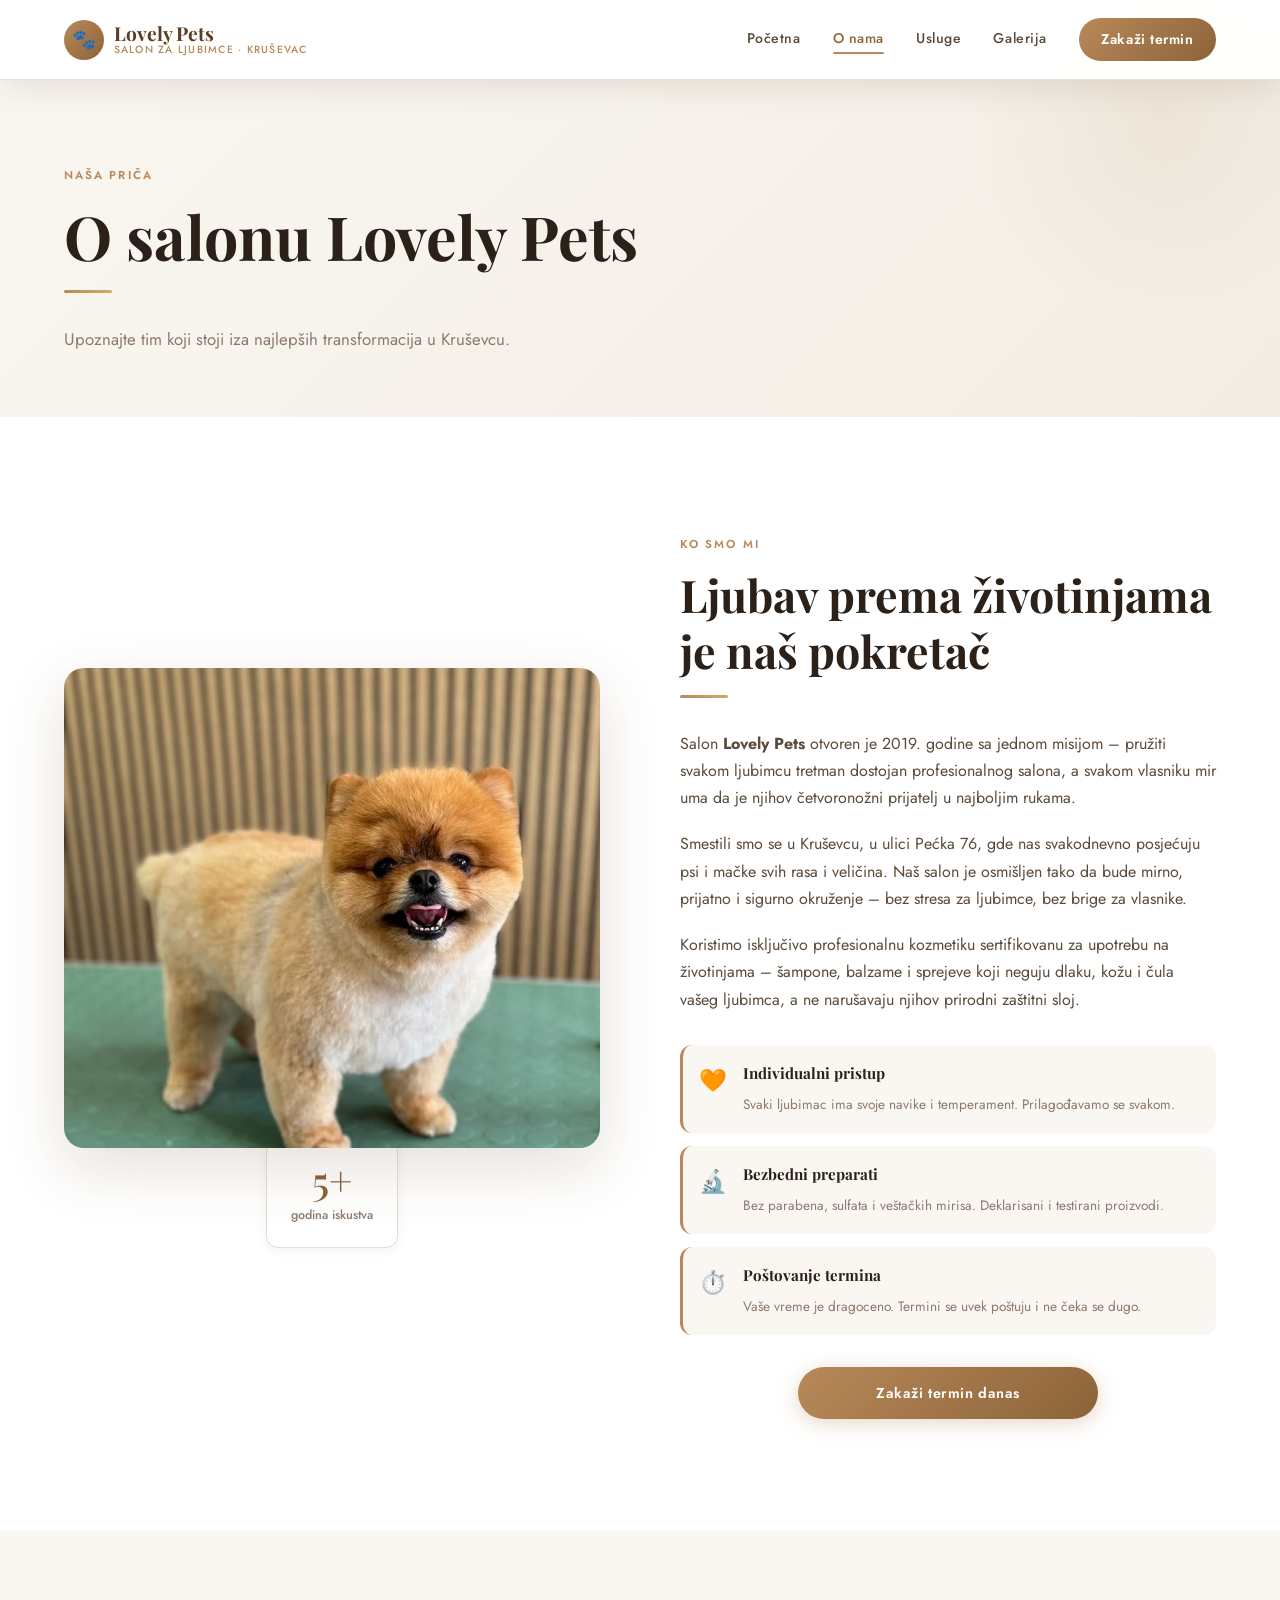
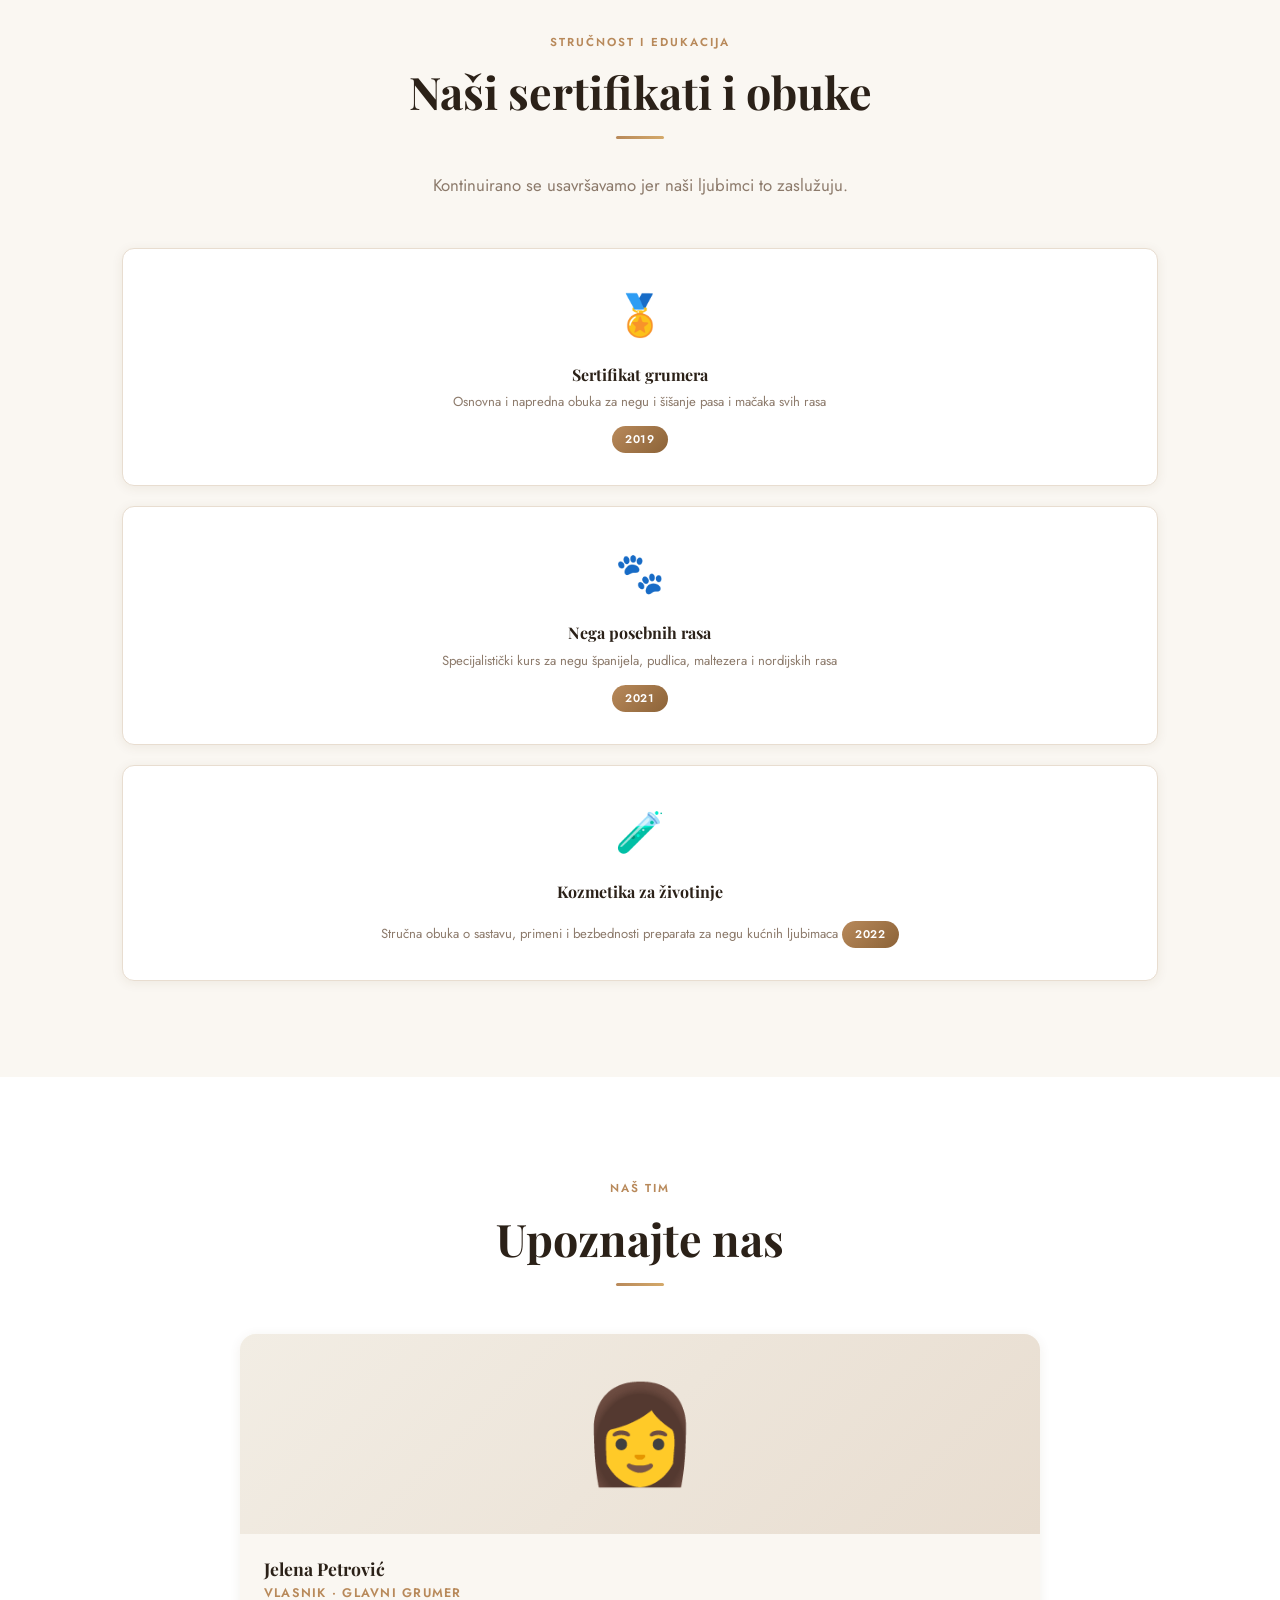
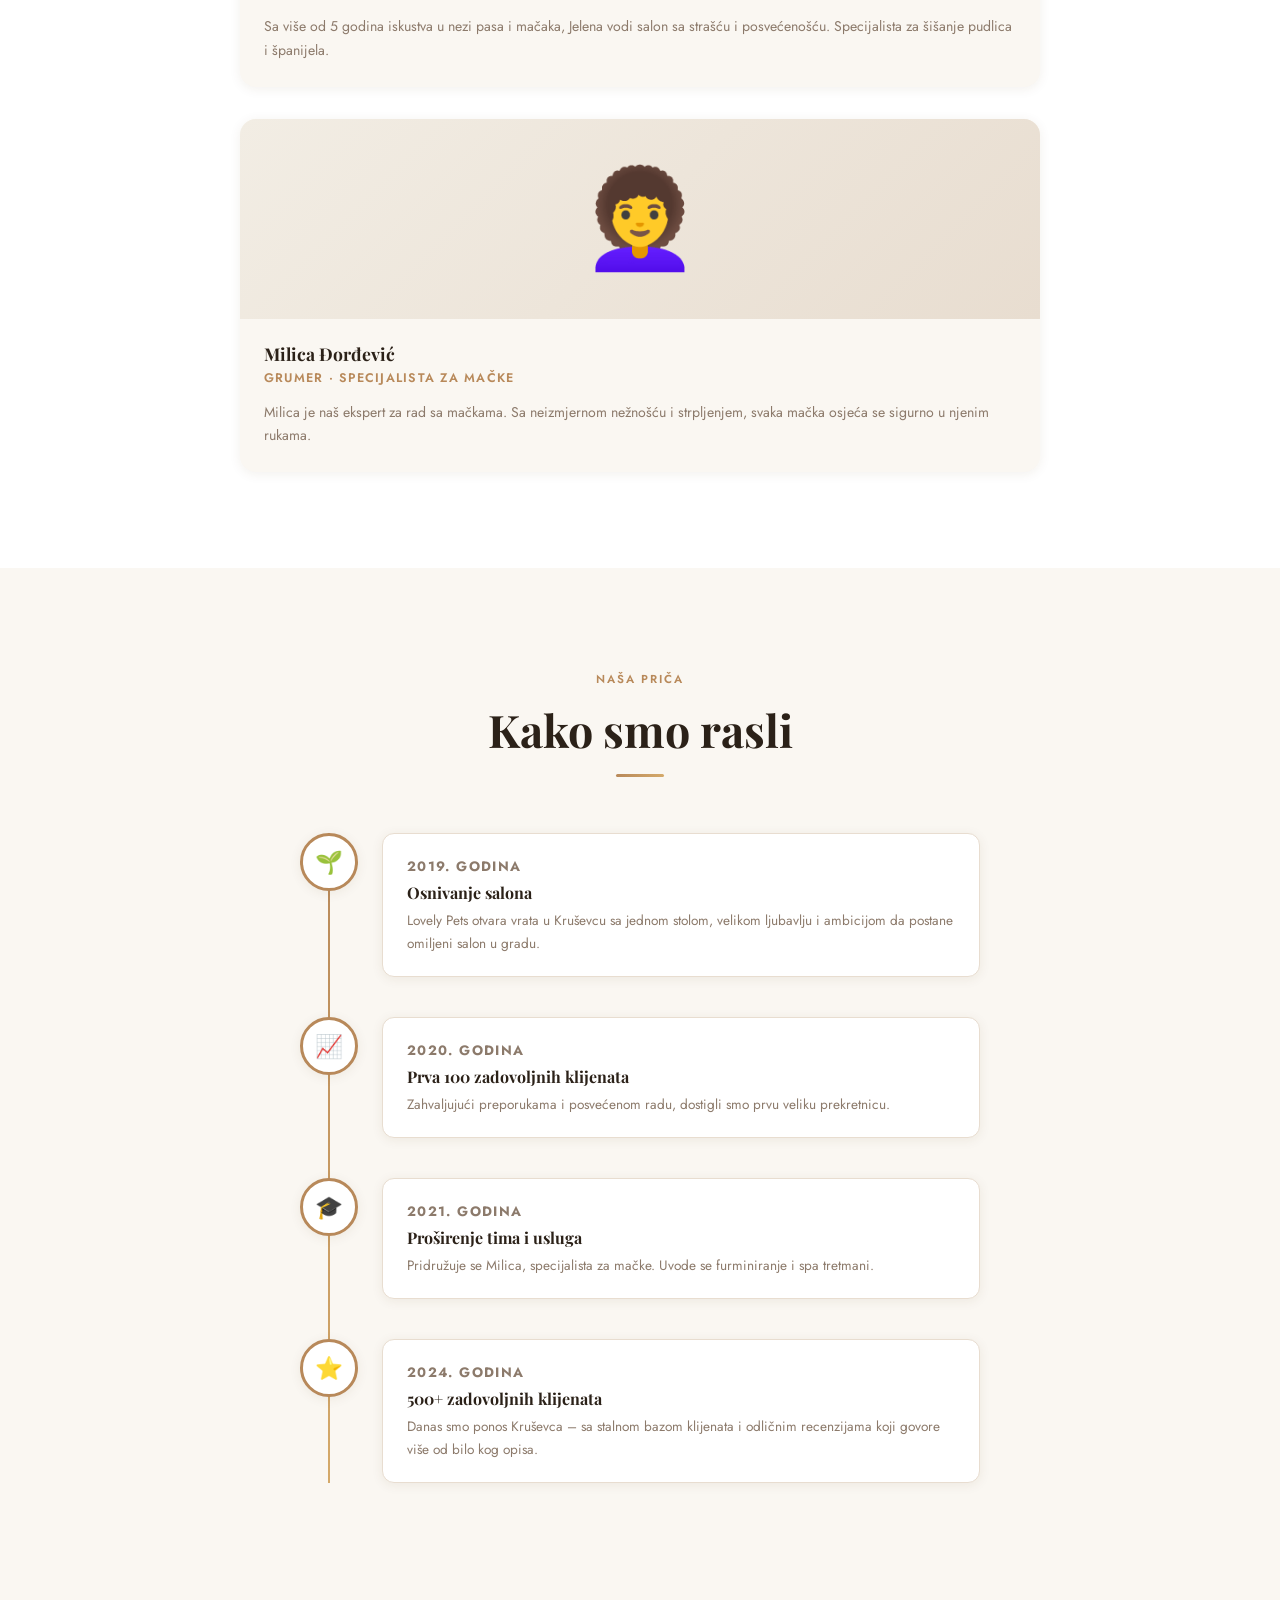
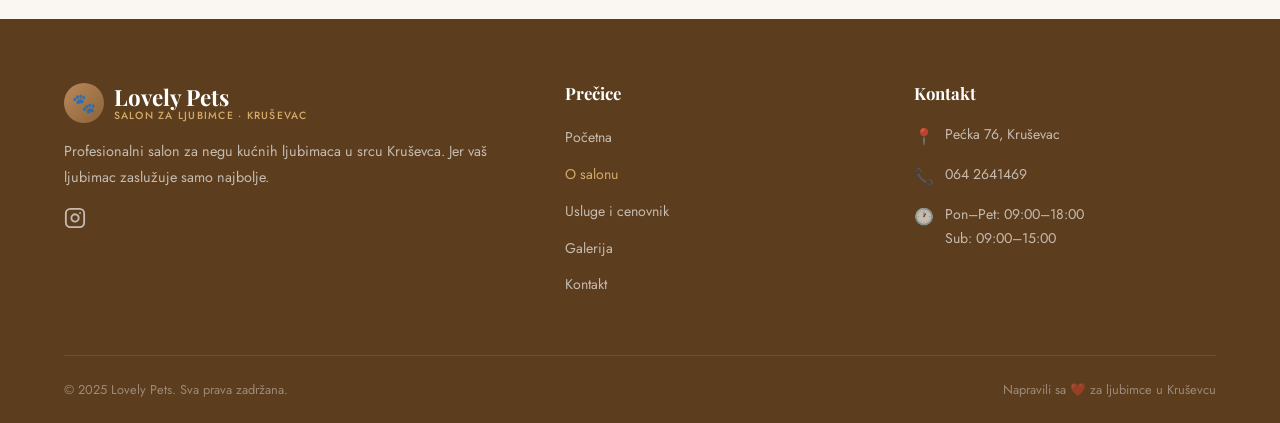
<file: o-nama.html>
<!DOCTYPE html>
<html lang="sr">
<head>
  <meta charset="UTF-8" />
  <meta name="viewport" content="width=device-width, initial-scale=1.0" />
  <meta name="description" content="O salonu Lovely Pets – naša priča, tim i sertifikati. Profesionalna nega kućnih ljubimaca u Kruševcu od 2019. godine." />
  <title>O nama | Lovely Pets – Salon za ljubimce Kruševac</title>
  <link rel="stylesheet" href="css/style.css" />
  <link rel="stylesheet" href="css/responsive.css" />
  <link rel="icon" href="data:image/svg+xml,%3Csvg%20xmlns%3D%22http%3A%2F%2Fwww.w3.org%2F2000%2Fsvg%22%20viewBox%3D%220%200%2064%2064%22%3E%3Cdefs%3E%3ClinearGradient%20id%3D%22g%22%20x1%3D%220%25%22%20y1%3D%220%25%22%20x2%3D%22100%25%22%20y2%3D%22100%25%22%3E%3Cstop%20offset%3D%220%25%22%20stop-color%3D%22%23b8895a%22%2F%3E%3Cstop%20offset%3D%22100%25%22%20stop-color%3D%22%238c6338%22%2F%3E%3C%2FlinearGradient%3E%3C%2Fdefs%3E%3Ccircle%20cx%3D%2232%22%20cy%3D%2232%22%20r%3D%2232%22%20fill%3D%22url%28%23g%29%22%2F%3E%3Ctext%20x%3D%2232%22%20y%3D%2240%22%20font-size%3D%2236%22%20text-anchor%3D%22middle%22%20font-family%3D%22serif%22%3E%F0%9F%90%BE%3C%2Ftext%3E%3C%2Fsvg%3E" type="image/svg+xml" />
  <style>
    /* ── About stranica lokalni stilovi ── */
    .about-intro { padding: 7rem 0; background: var(--white); }
    .about-grid {
      display: grid;
      grid-template-columns: 1fr 1fr;
      gap: 5rem;
      align-items: center;
    }
    .about-image-col { position: relative; }
    .about-img-main {
      border-radius: 20px;
      overflow: hidden;
      height: 480px;
      position: relative;
      box-shadow: var(--shadow-lg);
    }
    .about-img-main img {
      width: 100%;
      height: 100%;
      object-fit: cover;
      display: block;
    }
    .about-img-badge {
      position: absolute;
      bottom: -1.5rem;
      right: -1.5rem;
      background: var(--white);
      border-radius: var(--radius);
      padding: 1.2rem 1.5rem;
      box-shadow: var(--shadow-md);
      border: 1px solid var(--border);
      text-align: center;
    }
    .about-img-badge .num {
      font-family: var(--font-display);
      font-size: 2.5rem;
      color: var(--gold-dark);
      line-height: 1;
      display: block;
    }
    .about-img-badge span {
      font-size: 0.78rem;
      color: var(--text-light);
      font-weight: 500;
    }
    .about-text-col .section-sub { max-width: 100%; }
    .about-text-col p { margin-bottom: 1.2rem; }
    .about-values {
      display: flex;
      flex-direction: column;
      gap: 1rem;
      margin: 2rem 0;
    }
    .about-value-item {
      display: flex;
      align-items: flex-start;
      gap: 1rem;
      padding: 1rem 1.2rem;
      background: var(--cream);
      border-radius: var(--radius);
      border-left: 3px solid var(--gold);
    }
    .about-value-item .vi-icon { font-size: 1.4rem; flex-shrink: 0; }
    .about-value-item .vi-text strong {
      display: block;
      font-family: var(--font-display);
      font-size: 0.95rem;
      color: var(--text-dark);
      margin-bottom: 0.2rem;
    }
    .about-value-item .vi-text span {
      font-size: 0.85rem;
      color: var(--text-light);
    }

    /* Sertifikati */
    .certs-section { padding: 6rem 0; background: var(--cream); }
    .certs-section .section-header { text-align: center; margin-bottom: 3rem; }
    .certs-section .section-header .divider { margin: 1rem auto 2rem; }
    .certs-grid {
      display: grid;
      grid-template-columns: repeat(3, 1fr);
      gap: 1.5rem;
    }
    .cert-card {
      background: var(--white);
      border-radius: var(--radius);
      padding: 2rem;
      text-align: center;
      border: 1px solid var(--border);
      box-shadow: var(--shadow-sm);
      transition: var(--transition);
    }
    .cert-card:hover {
      transform: translateY(-4px);
      box-shadow: var(--shadow-md);
    }
    .cert-icon {
      font-size: 2.5rem;
      margin-bottom: 1rem;
      display: block;
    }
    .cert-card h3 {
      font-size: 1rem;
      color: var(--text-dark);
      margin-bottom: 0.4rem;
    }
    .cert-card p {
      font-size: 0.82rem;
      color: var(--text-light);
    }
    .cert-badge {
      display: inline-block;
      margin-top: 0.8rem;
      padding: 0.25rem 0.8rem;
      background: linear-gradient(135deg, var(--gold), var(--gold-dark));
      color: #fff;
      font-size: 0.7rem;
      font-weight: 600;
      letter-spacing: 0.08em;
      border-radius: 20px;
    }

    /* Tim */
    .team-section { padding: 6rem 0; background: var(--white); }
    .team-section .section-header { text-align: center; margin-bottom: 3rem; }
    .team-section .section-header .divider { margin: 1rem auto 2rem; }
    .team-grid {
      display: grid;
      grid-template-columns: repeat(2, 1fr);
      gap: 2rem;
      max-width: 800px;
      margin: 0 auto;
    }
    .team-card {
      background: var(--cream);
      border-radius: 16px;
      overflow: hidden;
      box-shadow: var(--shadow-sm);
      transition: var(--transition);
    }
    .team-card:hover { transform: translateY(-4px); box-shadow: var(--shadow-md); }
    .team-avatar {
      height: 200px;
      background: linear-gradient(135deg, var(--cream-dark), var(--border));
      display: flex;
      align-items: center;
      justify-content: center;
      font-size: 6rem;
    }
    .team-info { padding: 1.5rem; }
    .team-info h3 { font-size: 1.1rem; color: var(--text-dark); margin-bottom: 0.2rem; }
    .team-info .role {
      font-size: 0.78rem;
      font-weight: 600;
      letter-spacing: 0.1em;
      text-transform: uppercase;
      color: var(--gold);
      margin-bottom: 0.7rem;
    }
    .team-info p { font-size: 0.88rem; color: var(--text-light); }

    /* Priča vremenski tok */
    .story-section { padding: 6rem 0; background: var(--cream); }
    .story-section .section-header { text-align: center; margin-bottom: 3.5rem; }
    .story-section .section-header .divider { margin: 1rem auto 2rem; }
    .timeline {
      position: relative;
      max-width: 680px;
      margin: 0 auto;
    }
    .timeline::before {
      content: '';
      position: absolute;
      top: 0; bottom: 0;
      left: 28px;
      width: 2px;
      background: linear-gradient(180deg, var(--gold), var(--gold-light));
    }
    .timeline-item {
      display: flex;
      gap: 1.5rem;
      margin-bottom: 2.5rem;
      position: relative;
    }
    .tl-dot {
      width: 58px;
      height: 58px;
      background: var(--white);
      border: 3px solid var(--gold);
      border-radius: 50%;
      display: flex;
      align-items: center;
      justify-content: center;
      font-size: 1.4rem;
      flex-shrink: 0;
      position: relative;
      z-index: 1;
      box-shadow: var(--shadow-sm);
    }
    .tl-content {
      background: var(--white);
      border-radius: var(--radius);
      padding: 1.3rem 1.5rem;
      flex: 1;
      box-shadow: var(--shadow-sm);
      border: 1px solid var(--border);
    }
    .tl-year {
      font-size: 0.72rem;
      font-weight: 700;
      letter-spacing: 0.1em;
      text-transform: uppercase;
      color: var(--gold);
      margin-bottom: 0.3rem;
    }
    .tl-content h4 { font-size: 1rem; color: var(--text-dark); margin-bottom: 0.4rem; }
    .tl-content p  { font-size: 0.85rem; color: var(--text-light); }
  </style>
</head>
<body>

  <!-- ════════════════ NAVBAR ════════════════ -->
  <header class="navbar" role="banner">
    <div class="container">
      <a href="index.html" class="nav-logo" aria-label="Lovely Pets – početna">
        <div class="logo-icon">🐾</div>
        <div class="logo-text">
          <span class="logo-name">Lovely Pets</span>
          <span class="logo-sub">Salon za ljubimce · Kruševac</span>
        </div>
      </a>
      <nav class="nav-links" aria-label="Glavna navigacija">
        <a href="index.html">Početna</a>
        <a href="o-nama.html" class="active">O nama</a>
        <a href="usluge.html">Usluge</a>
        <a href="galerija.html">Galerija</a>
        <a href="kontakt.html" class="nav-cta">Zakaži termin</a>
      </nav>
      <button class="hamburger" aria-label="Otvori meni" aria-expanded="false">
        <span></span><span></span><span></span>
      </button>
    </div>
  </header>
  <nav class="nav-mobile" aria-label="Mobilna navigacija">
    <button class="close-btn" aria-label="Zatvori meni">&times;</button>
    <a href="index.html">Početna</a>
    <a href="o-nama.html" class="active">O nama</a>
    <a href="usluge.html">Usluge i cenovnik</a>
    <a href="galerija.html">Galerija</a>
    <a href="kontakt.html">Kontakt</a>
  </nav>

  <main>

    <!-- PAGE HEADER -->
    <section class="page-header">
      <div class="container">
        <span class="section-tag">Naša priča</span>
        <h1 class="section-title">O salonu Lovely Pets</h1>
        <div class="divider"></div>
        <p class="section-sub">Upoznajte tim koji stoji iza najlepših transformacija u Kruševcu.</p>
      </div>
    </section>

    <!-- ════════════ O SALONU – UVOD ════════════ -->
    <section class="about-intro">
      <div class="container">
        <div class="about-grid">
          <div class="about-image-col reveal">
            <div class="about-img-main">
              <img src="assets/img/pas-o-nama.jpg" alt="Nega pasa u salonu Lovely Pets Kruševac" />
            </div>
            <div class="about-img-badge">
              <span class="num">5+</span>
              <span>godina iskustva</span>
            </div>
          </div>
          <div class="about-text-col reveal reveal-delay-2">
            <span class="section-tag">Ko smo mi</span>
            <h2 class="section-title">Ljubav prema životinjama je naš pokretač</h2>
            <div class="divider"></div>
            <p>
              Salon <strong>Lovely Pets</strong> otvoren je 2019. godine sa jednom misijom – 
              pružiti svakom ljubimcu tretman dostojan profesionalnog salona, a svakom vlasniku 
              mir uma da je njihov četvoronožni prijatelj u najboljim rukama.
            </p>
            <p>
              Smestili smo se u Kruševcu, u ulici Pećka 76, gde nas svakodnevno posjećuju 
              psi i mačke svih rasa i veličina. Naš salon je osmišljen tako da bude mirno, 
              prijatno i sigurno okruženje – bez stresa za ljubimce, bez brige za vlasnike.
            </p>
            <p>
              Koristimo isključivo profesionalnu kozmetiku sertifikovanu za upotrebu na životinjama – 
              šampone, balzame i sprejeve koji neguju dlaku, kožu i čula vašeg ljubimca, 
              a ne narušavaju njihov prirodni zaštitni sloj.
            </p>
            <div class="about-values">
              <div class="about-value-item">
                <span class="vi-icon">🧡</span>
                <div class="vi-text">
                  <strong>Individualni pristup</strong>
                  <span>Svaki ljubimac ima svoje navike i temperament. Prilagođavamo se svakom.</span>
                </div>
              </div>
              <div class="about-value-item">
                <span class="vi-icon">🔬</span>
                <div class="vi-text">
                  <strong>Bezbedni preparati</strong>
                  <span>Bez parabena, sulfata i veštačkih mirisa. Deklarisani i testirani proizvodi.</span>
                </div>
              </div>
              <div class="about-value-item">
                <span class="vi-icon">⏱️</span>
                <div class="vi-text">
                  <strong>Poštovanje termina</strong>
                  <span>Vaše vreme je dragoceno. Termini se uvek poštuju i ne čeka se dugo.</span>
                </div>
              </div>
            </div>
            <a href="kontakt.html" class="btn btn-primary">Zakaži termin danas</a>
          </div>
        </div>
      </div>
    </section>

    <!-- ════════════ SERTIFIKATI ════════════ -->
    <section class="certs-section" aria-labelledby="certs-heading">
      <div class="container">
        <div class="section-header reveal">
          <span class="section-tag">Stručnost i edukacija</span>
          <h2 class="section-title" id="certs-heading">Naši sertifikati i obuke</h2>
          <div class="divider"></div>
          <p class="section-sub" style="margin:0 auto; max-width:540px;">
            Kontinuirano se usavršavamo jer naši ljubimci to zaslužuju.
          </p>
        </div>
        <div class="certs-grid">
          <div class="cert-card reveal reveal-delay-1">
            <span class="cert-icon">🏅</span>
            <h3>Sertifikat grumera</h3>
            <p>Osnovna i napredna obuka za negu i šišanje pasa i mačaka svih rasa</p>
            <span class="cert-badge">2019</span>
          </div>
          <div class="cert-card reveal reveal-delay-2">
            <span class="cert-icon">🐾</span>
            <h3>Nega posebnih rasa</h3>
            <p>Specijalistički kurs za negu španijela, pudlica, maltezera i nordijskih rasa</p>
            <span class="cert-badge">2021</span>
          </div>
          <div class="cert-card reveal reveal-delay-3">
            <span class="cert-icon">🧪</span>
            <h3>Kozmetika za životinje</h3>
            <p>Stručna obuka o sastavu, primeni i bezbednosti preparata za negu kućnih ljubimaca</span>
            <span class="cert-badge">2022</span>
          </div>
        </div>
      </div>
    </section>

    <!-- ════════════ TIM ════════════ -->
    <section class="team-section" aria-labelledby="team-heading">
      <div class="container">
        <div class="section-header reveal">
          <span class="section-tag">Naš tim</span>
          <h2 class="section-title" id="team-heading">Upoznajte nas</h2>
          <div class="divider"></div>
        </div>
        <div class="team-grid">
          <div class="team-card reveal reveal-delay-1">
            <div class="team-avatar">👩</div>
            <div class="team-info">
              <h3>Jelena Petrović</h3>
              <p class="role">Vlasnik · Glavni grumer</p>
              <p>Sa više od 5 godina iskustva u nezi pasa i mačaka, Jelena vodi salon sa strašću i posvećenošću. Specijalista za šišanje pudlica i španijela.</p>
            </div>
          </div>
          <div class="team-card reveal reveal-delay-2">
            <div class="team-avatar">👩‍🦱</div>
            <div class="team-info">
              <h3>Milica Đorđević</h3>
              <p class="role">Grumer · Specijalista za mačke</p>
              <p>Milica je naš ekspert za rad sa mačkama. Sa neizmjernom nežnošću i strpljenjem, svaka mačka osjeća se sigurno u njenim rukama.</p>
            </div>
          </div>
        </div>
      </div>
    </section>

    <!-- ════════════ NAŠA PRIČA – TIMELINE ════════════ -->
    <section class="story-section" aria-labelledby="story-heading">
      <div class="container">
        <div class="section-header reveal">
          <span class="section-tag">Naša priča</span>
          <h2 class="section-title" id="story-heading">Kako smo rasli</h2>
          <div class="divider"></div>
        </div>
        <div class="timeline">
          <div class="timeline-item reveal">
            <div class="tl-dot">🌱</div>
            <div class="tl-content">
              <p class="tl-year">2019. godina</p>
              <h4>Osnivanje salona</h4>
              <p>Lovely Pets otvara vrata u Kruševcu sa jednom stolom, velikom ljubavlju i ambicijom da postane omiljeni salon u gradu.</p>
            </div>
          </div>
          <div class="timeline-item reveal reveal-delay-1">
            <div class="tl-dot">📈</div>
            <div class="tl-content">
              <p class="tl-year">2020. godina</p>
              <h4>Prva 100 zadovoljnih klijenata</h4>
              <p>Zahvaljujući preporukama i posvećenom radu, dostigli smo prvu veliku prekretnicu.</p>
            </div>
          </div>
          <div class="timeline-item reveal reveal-delay-2">
            <div class="tl-dot">🎓</div>
            <div class="tl-content">
              <p class="tl-year">2021. godina</p>
              <h4>Proširenje tima i usluga</h4>
              <p>Pridružuje se Milica, specijalista za mačke. Uvode se furminiranje i spa tretmani.</p>
            </div>
          </div>
          <div class="timeline-item reveal reveal-delay-3">
            <div class="tl-dot">⭐</div>
            <div class="tl-content">
              <p class="tl-year">2024. godina</p>
              <h4>500+ zadovoljnih klijenata</h4>
              <p>Danas smo ponos Kruševca – sa stalnom bazom klijenata i odličnim recenzijama koji govore više od bilo kog opisa.</p>
            </div>
          </div>
        </div>
      </div>
    </section>

  </main>

  <!-- ════════════════ FOOTER ════════════════ -->
  <footer role="contentinfo">
    <div class="container">
      <div class="footer-grid">
        <div class="footer-brand">
          <div class="nav-logo" style="margin-bottom:1rem;">
            <div class="logo-icon">🐾</div>
            <div class="logo-text">
              <span class="logo-name">Lovely Pets</span>
              <span class="logo-sub">Salon za ljubimce · Kruševac</span>
            </div>
          </div>
          <p>Profesionalni salon za negu kućnih ljubimaca u srcu Kruševca. Jer vaš ljubimac zaslužuje samo najbolje.</p>
          <a
            href="https://www.instagram.com/lovely_pets_groomer?utm_source=ig_web_button_share_sheet&igsh=ZDNlZDc0MzIxNw=="
            target="_blank"
            rel="noopener noreferrer"
            class="ig-link"
            aria-label="Pratite nas na Instagramu">
            <svg xmlns="http://www.w3.org/2000/svg" width="22" height="22" viewBox="0 0 24 24" fill="none" stroke="currentColor" stroke-width="2" stroke-linecap="round" stroke-linejoin="round">
              <rect x="2" y="2" width="20" height="20" rx="5" ry="5"></rect>
              <path d="M16 11.37A4 4 0 1 1 12.63 8 4 4 0 0 1 16 11.37z"></path>
              <line x1="17.5" y1="6.5" x2="17.51" y2="6.5"></line>
            </svg>
          </a>
        </div>
        <div class="footer-col">
          <h4>Prečice</h4>
          <ul>
            <li><a href="index.html">Početna</a></li>
            <li><a href="o-nama.html" class="active">O salonu</a></li>
            <li><a href="usluge.html">Usluge i cenovnik</a></li>
            <li><a href="galerija.html">Galerija</a></li>
            <li><a href="kontakt.html">Kontakt</a></li>
          </ul>
        </div>
        <div class="footer-col">
          <h4>Kontakt</h4>
          <div class="contact-item">
            <span class="icon">📍</span>
            <span>Pećka 76, Kruševac</span>
          </div>
          <div class="contact-item">
            <span class="icon">📞</span>
            <a href="tel:0642641469" style="color:rgba(255,255,255,0.65);">064 2641469</a>
          </div>
          <div class="contact-item">
            <span class="icon">🕐</span>
            <span>Pon–Pet: 09:00–18:00<br>Sub: 09:00–15:00</span>
          </div>
        </div>
      </div>
      <div class="footer-bottom">
        <span>© 2025 Lovely Pets. Sva prava zadržana.</span>
        <span>Napravili sa ❤️ za ljubimce u Kruševcu</span>
          </div>
        </div>
  </footer>

  <script src="js/main.js"></script>
</body>
</html>
</file>
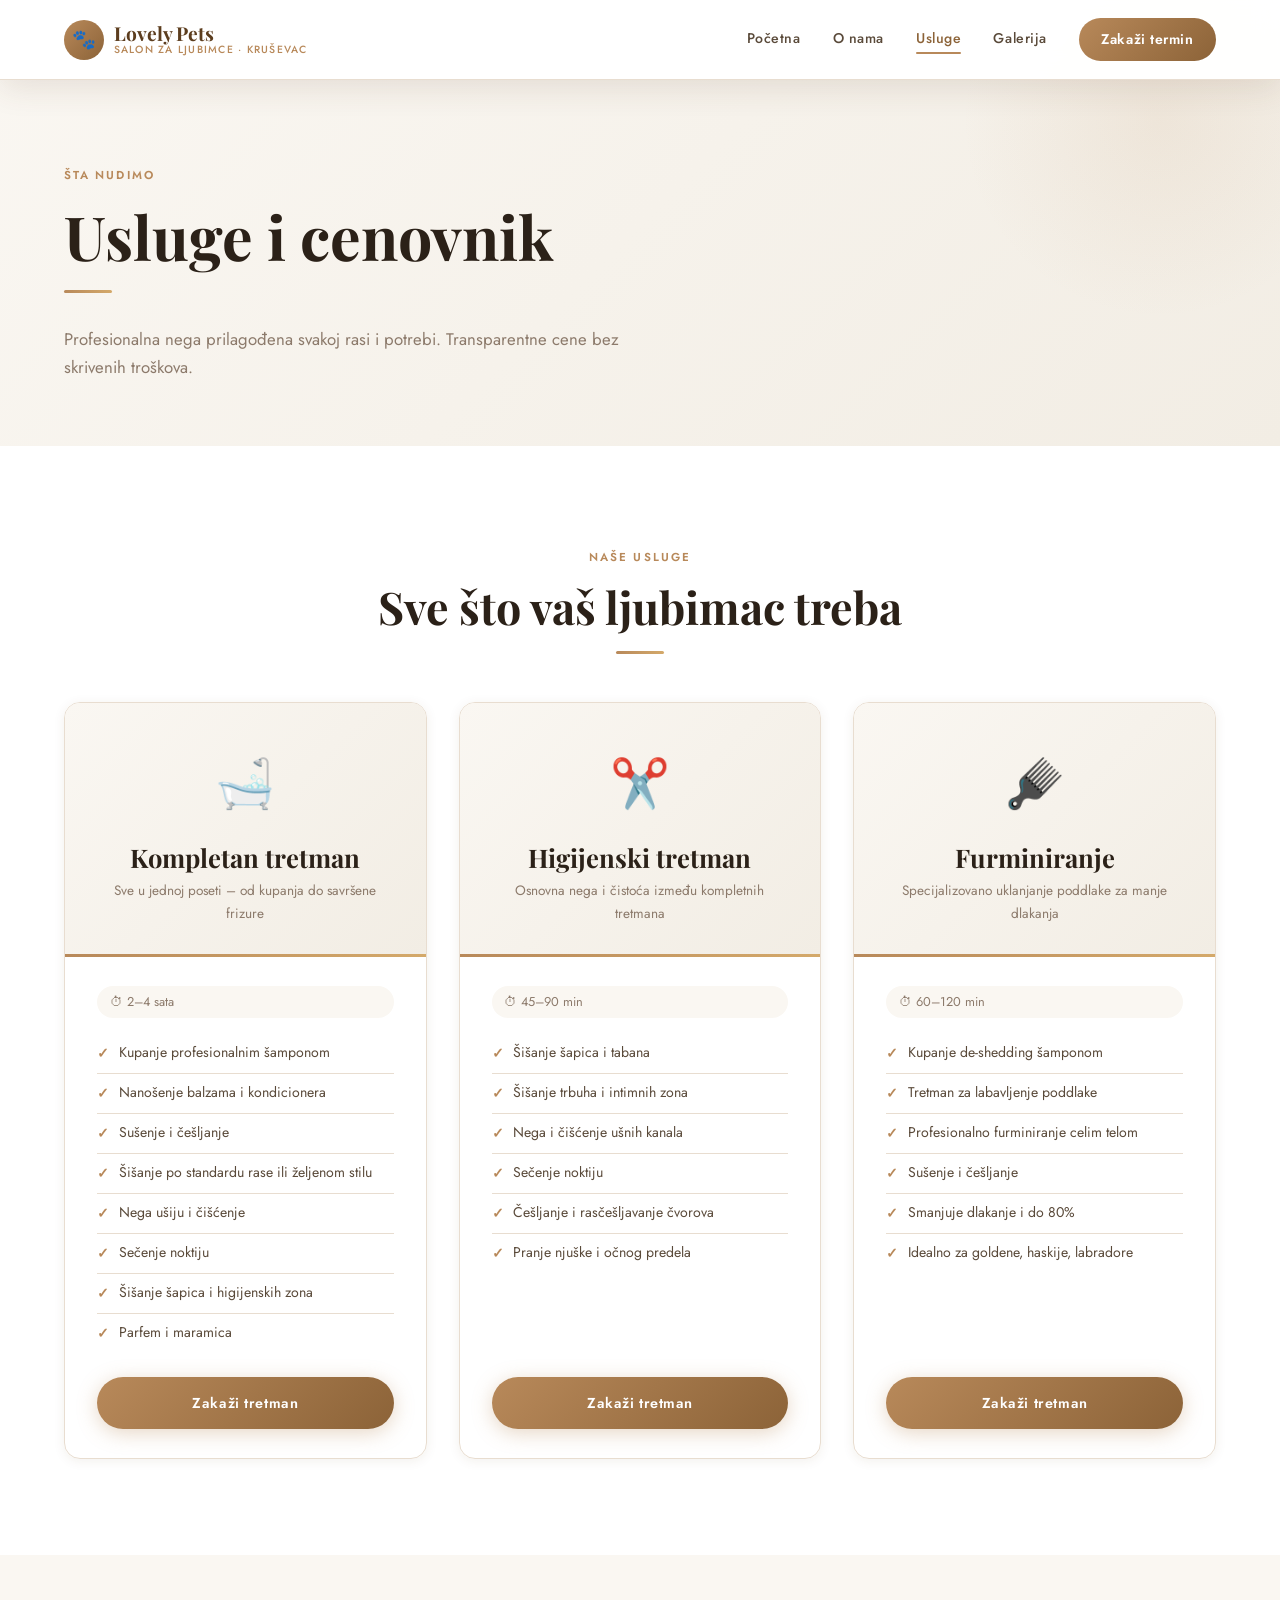
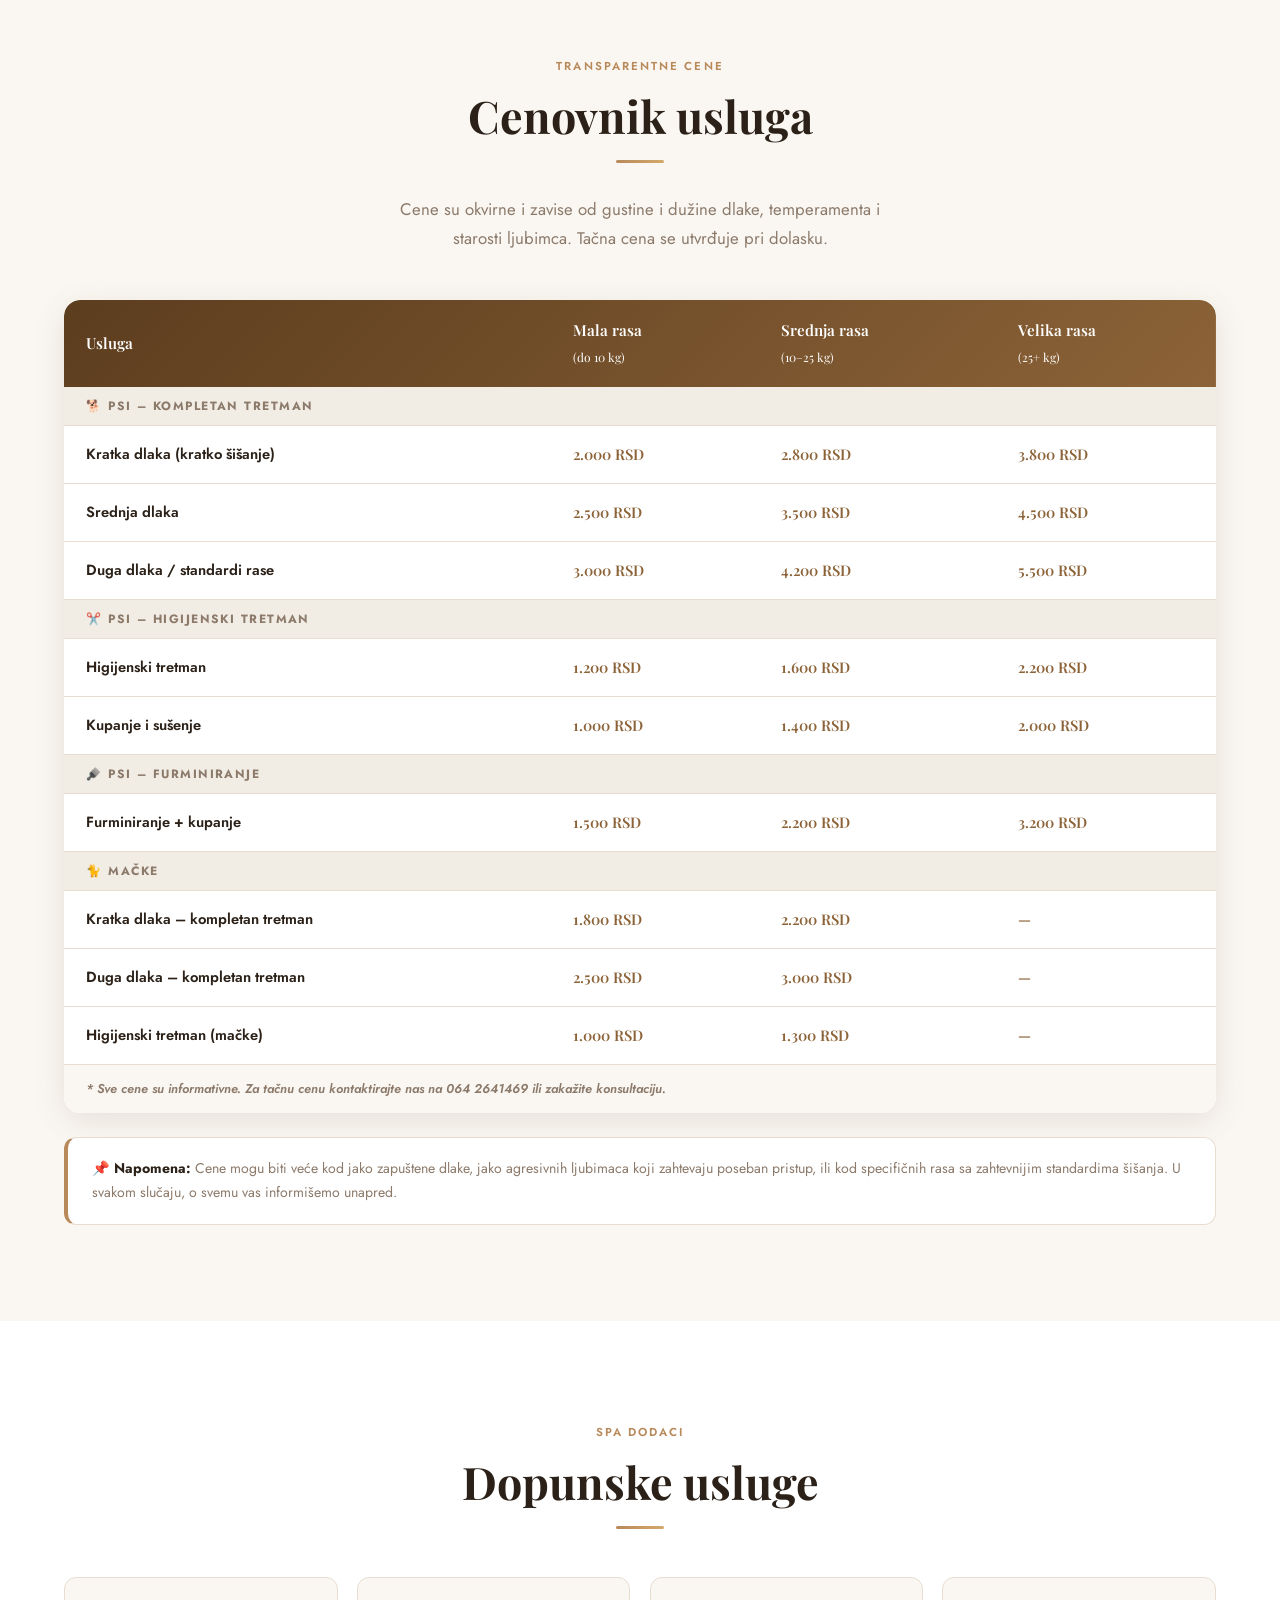
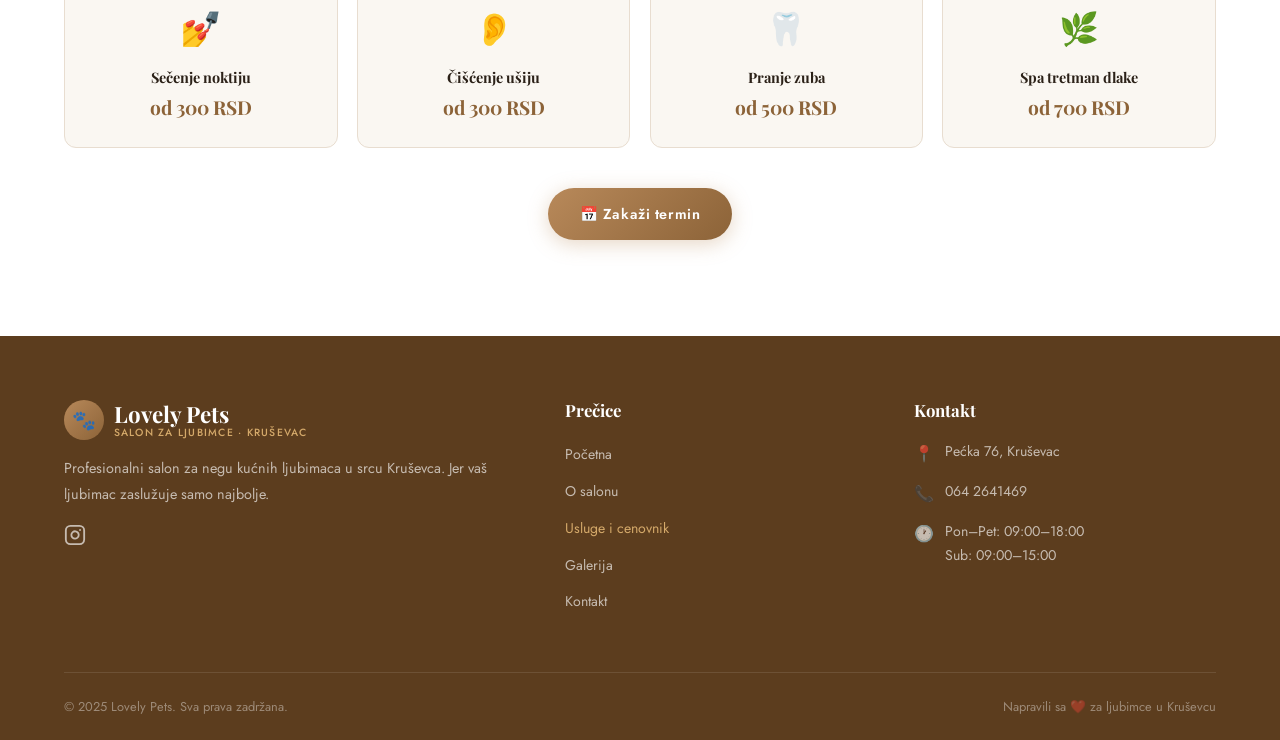
<file: usluge.html>
<!DOCTYPE html>
<html lang="sr">
<head>
  <meta charset="UTF-8" />
  <meta name="viewport" content="width=device-width, initial-scale=1.0" />
  <meta name="description" content="Usluge i cenovnik salona Lovely Pets Kruševac – kompletan tretman, higijenski tretman, furminiranje. Cene za male, srednje i velike rase." />
  <title>Usluge i cenovnik | Lovely Pets – Kruševac</title>
  <link rel="icon" href="data:image/svg+xml,%3Csvg%20xmlns%3D%22http%3A%2F%2Fwww.w3.org%2F2000%2Fsvg%22%20viewBox%3D%220%200%2064%2064%22%3E%3Cdefs%3E%3ClinearGradient%20id%3D%22g%22%20x1%3D%220%25%22%20y1%3D%220%25%22%20x2%3D%22100%25%22%20y2%3D%22100%25%22%3E%3Cstop%20offset%3D%220%25%22%20stop-color%3D%22%23b8895a%22%2F%3E%3Cstop%20offset%3D%22100%25%22%20stop-color%3D%22%238c6338%22%2F%3E%3C%2FlinearGradient%3E%3C%2Fdefs%3E%3Ccircle%20cx%3D%2232%22%20cy%3D%2232%22%20r%3D%2232%22%20fill%3D%22url%28%23g%29%22%2F%3E%3Ctext%20x%3D%2232%22%20y%3D%2240%22%20font-size%3D%2236%22%20text-anchor%3D%22middle%22%20font-family%3D%22serif%22%3E%F0%9F%90%BE%3C%2Ftext%3E%3C%2Fsvg%3E" type="image/svg+xml" />
  <link rel="stylesheet" href="css/style.css" />
  <link rel="stylesheet" href="css/responsive.css" />
  <style>
    /* ── Usluge lokalni stilovi ── */
    .services-detail { padding: 6rem 0; background: var(--white); }
    .services-detail-grid {
      display: grid;
      grid-template-columns: repeat(3, 1fr);
      gap: 2rem;
      margin-top: 3rem;
    }
    .service-detail-card {
      border-radius: 16px;
      border: 1px solid var(--border);
      overflow: hidden;
      box-shadow: var(--shadow-sm);
      transition: var(--transition);
      display: flex;
      flex-direction: column;
    }
    .service-detail-card:hover {
      transform: translateY(-6px);
      box-shadow: var(--shadow-md);
    }
    .sdc-header {
      padding: 2.5rem 2rem 2rem;
      background: linear-gradient(135deg, var(--cream), var(--cream-dark));
      text-align: center;
      position: relative;
    }
    .sdc-header::after {
      content: '';
      position: absolute;
      bottom: 0; left: 0; right: 0;
      height: 3px;
      background: linear-gradient(90deg, var(--gold), var(--gold-light));
    }
    .sdc-icon { font-size: 3rem; display: block; margin-bottom: 1rem; }
    .sdc-header h3 { color: var(--text-dark); margin-bottom: 0.4rem; }
    .sdc-header p { font-size: 0.85rem; color: var(--text-light); }
    .sdc-body {
      padding: 1.8rem 2rem;
      flex: 1;
      display: flex;
      flex-direction: column;
    }
    .sdc-includes {
      margin: 0 0 1.5rem;
      flex: 1;
    }
    .sdc-includes li {
      display: flex;
      align-items: flex-start;
      gap: 0.6rem;
      padding: 0.45rem 0;
      font-size: 0.88rem;
      color: var(--text-mid);
      border-bottom: 1px solid var(--border);
    }
    .sdc-includes li:last-child { border-bottom: none; }
    .sdc-includes li::before {
      content: '✓';
      color: var(--gold);
      font-weight: 700;
      flex-shrink: 0;
      margin-top: 0.05rem;
    }
    .sdc-duration {
      display: inline-flex;
      align-items: center;
      gap: 0.4rem;
      font-size: 0.8rem;
      color: var(--text-light);
      background: var(--cream);
      padding: 0.3rem 0.8rem;
      border-radius: 20px;
      margin-bottom: 1rem;
    }
    .sdc-cta {
      margin-top: auto;
    }
    .sdc-cta .btn { width: 100%; justify-content: center; }

    /* Cenovnik tabela */
    .pricing-section { padding: 6rem 0; background: var(--cream); }
    .pricing-section .section-header { text-align: center; margin-bottom: 3rem; }
    .pricing-section .section-header .divider { margin: 1rem auto 2rem; }

    .price-table-wrap {
      overflow-x: auto;
      border-radius: 16px;
      box-shadow: var(--shadow-md);
    }
    .price-table {
      width: 100%;
      border-collapse: collapse;
      background: var(--white);
      font-size: 0.92rem;
    }
    .price-table thead { background: linear-gradient(135deg, var(--brown), var(--gold-dark)); }
    .price-table thead th {
      padding: 1.1rem 1.4rem;
      text-align: left;
      font-family: var(--font-display);
      font-size: 0.95rem;
      font-weight: 600;
      color: var(--white);
      white-space: nowrap;
    }
    .price-table thead th:first-child { border-radius: 16px 0 0 0; }
    .price-table thead th:last-child  { border-radius: 0 16px 0 0; }
    .price-table tbody tr {
      border-bottom: 1px solid var(--border);
      transition: background var(--transition);
    }
    .price-table tbody tr:last-child { border-bottom: none; }
    .price-table tbody tr:hover { background: var(--cream); }
    .price-table td {
      padding: 1rem 1.4rem;
      color: var(--text-mid);
      vertical-align: middle;
    }
    .price-table td:first-child {
      font-weight: 600;
      color: var(--text-dark);
    }
    .price-table .price-cell {
      font-family: var(--font-display);
      font-weight: 600;
      color: var(--gold-dark);
      white-space: nowrap;
    }
    .price-table .category-row td {
      background: var(--cream-dark);
      font-size: 0.75rem;
      font-weight: 700;
      letter-spacing: 0.12em;
      text-transform: uppercase;
      color: var(--text-light);
      padding: 0.55rem 1.4rem;
    }
    .price-table .note-row td {
      font-size: 0.8rem;
      color: var(--text-light);
      font-style: italic;
      padding: 0.8rem 1.4rem;
      background: var(--cream);
    }

    /* Napomena */
    .pricing-note {
      background: var(--white);
      border: 1px solid var(--border);
      border-left: 4px solid var(--gold);
      border-radius: var(--radius);
      padding: 1.2rem 1.5rem;
      margin-top: 1.5rem;
      font-size: 0.88rem;
      color: var(--text-light);
    }
    .pricing-note strong { color: var(--text-dark); }

    /* Dodaci */
    .addons-section { padding: 6rem 0; background: var(--white); }
    .addons-section .section-header { text-align: center; margin-bottom: 3rem; }
    .addons-section .section-header .divider { margin: 1rem auto 2rem; }
    .addons-grid {
      display: grid;
      grid-template-columns: repeat(4, 1fr);
      gap: 1.2rem;
    }
    .addon-card {
      border: 1px solid var(--border);
      border-radius: var(--radius);
      padding: 1.5rem;
      text-align: center;
      transition: var(--transition);
      background: var(--cream);
    }
    .addon-card:hover {
      border-color: var(--gold);
      box-shadow: var(--shadow-sm);
      transform: translateY(-3px);
    }
    .addon-icon { font-size: 2rem; display: block; margin-bottom: 0.7rem; }
    .addon-card h4 { font-size: 0.9rem; color: var(--text-dark); margin-bottom: 0.3rem; }
    .addon-card .addon-price {
      font-family: var(--font-display);
      font-size: 1.2rem;
      color: var(--gold-dark);
      font-weight: 700;
    }

    @media (max-width: 1024px) {
      .addons-grid { grid-template-columns: repeat(2, 1fr); }
    }
    @media (max-width: 768px) {
      .services-detail-grid { grid-template-columns: 1fr; }
      .addons-grid { grid-template-columns: repeat(2, 1fr); }
    }
    @media (max-width: 480px) {
      .addons-grid { grid-template-columns: 1fr; }
    }
  </style>
</head>
<body>

  <!-- ════════════════ NAVBAR ════════════════ -->
  <header class="navbar" role="banner">
    <div class="container">
      <a href="index.html" class="nav-logo" aria-label="Lovely Pets – početna">
        <div class="logo-icon">🐾</div>
        <div class="logo-text">
          <span class="logo-name">Lovely Pets</span>
          <span class="logo-sub">Salon za ljubimce · Kruševac</span>
        </div>
      </a>
      <nav class="nav-links" aria-label="Glavna navigacija">
        <a href="index.html">Početna</a>
        <a href="o-nama.html">O nama</a>
        <a href="usluge.html" class="active">Usluge</a>
        <a href="galerija.html">Galerija</a>
        <a href="kontakt.html" class="nav-cta">Zakaži termin</a>
      </nav>
      <button class="hamburger" aria-label="Otvori meni" aria-expanded="false">
        <span></span><span></span><span></span>
      </button>
    </div>
  </header>
  <nav class="nav-mobile" aria-label="Mobilna navigacija">
    <button class="close-btn" aria-label="Zatvori meni">&times;</button>
    <a href="index.html">Početna</a>
    <a href="o-nama.html">O nama</a>
    <a href="usluge.html" class="active">Usluge i cenovnik</a>
    <a href="galerija.html">Galerija</a>
    <a href="kontakt.html">Kontakt</a>
  </nav>

  <main>

    <!-- PAGE HEADER -->
    <section class="page-header">
      <div class="container">
        <span class="section-tag">Šta nudimo</span>
        <h1 class="section-title">Usluge i cenovnik</h1>
        <div class="divider"></div>
        <p class="section-sub">Profesionalna nega prilagođena svakoj rasi i potrebi. Transparentne cene bez skrivenih troškova.</p>
      </div>
    </section>

    <!-- ════════════ DETALJNE USLUGE ════════════ -->
    <section class="services-detail" aria-labelledby="services-detail-heading">
      <div class="container">
        <div style="text-align:center;" class="reveal">
          <span class="section-tag">Naše usluge</span>
          <h2 class="section-title" id="services-detail-heading">Sve što vaš ljubimac treba</h2>
          <div class="divider" style="margin: 1rem auto 0;"></div>
        </div>
        <div class="services-detail-grid">

          <!-- Kompletan tretman -->
          <article class="service-detail-card reveal reveal-delay-1">
            <div class="sdc-header">
              <span class="sdc-icon">🛁</span>
              <h3>Kompletan tretman</h3>
              <p>Sve u jednoj poseti – od kupanja do savršene frizure</p>
            </div>
            <div class="sdc-body">
              <span class="sdc-duration">⏱ 2–4 sata</span>
              <ul class="sdc-includes">
                <li>Kupanje profesionalnim šamponom</li>
                <li>Nanošenje balzama i kondicionera</li>
                <li>Sušenje i češljanje</li>
                <li>Šišanje po standardu rase ili željenom stilu</li>
                <li>Nega ušiju i čišćenje</li>
                <li>Sečenje noktiju</li>
                <li>Šišanje šapica i higijenskih zona</li>
                <li>Parfem i maramica</li>
              </ul>
              <div class="sdc-cta">
                <a href="kontakt.html" class="btn btn-primary">Zakaži tretman</a>
              </div>
            </div>
          </article>

          <!-- Higijenski tretman -->
          <article class="service-detail-card reveal reveal-delay-2">
            <div class="sdc-header">
              <span class="sdc-icon">✂️</span>
              <h3>Higijenski tretman</h3>
              <p>Osnovna nega i čistoća između kompletnih tretmana</p>
            </div>
            <div class="sdc-body">
              <span class="sdc-duration">⏱ 45–90 min</span>
              <ul class="sdc-includes">
                <li>Šišanje šapica i tabana</li>
                <li>Šišanje trbuha i intimnih zona</li>
                <li>Nega i čišćenje ušnih kanala</li>
                <li>Sečenje noktiju</li>
                <li>Češljanje i rasčešljavanje čvorova</li>
                <li>Pranje njuške i očnog predela</li>
              </ul>
              <div class="sdc-cta">
                <a href="kontakt.html" class="btn btn-primary">Zakaži tretman</a>
              </div>
            </div>
          </article>

          <!-- Furminiranje -->
          <article class="service-detail-card reveal reveal-delay-3">
            <div class="sdc-header">
              <span class="sdc-icon">🪮</span>
              <h3>Furminiranje</h3>
              <p>Specijalizovano uklanjanje poddlake za manje dlakanja</p>
            </div>
            <div class="sdc-body">
              <span class="sdc-duration">⏱ 60–120 min</span>
              <ul class="sdc-includes">
                <li>Kupanje de-shedding šamponom</li>
                <li>Tretman za labavljenje poddlake</li>
                <li>Profesionalno furminiranje celim telom</li>
                <li>Sušenje i češljanje</li>
                <li>Smanjuje dlakanje i do 80%</li>
                <li>Idealno za goldene, haskije, labradore</li>
              </ul>
              <div class="sdc-cta">
                <a href="kontakt.html" class="btn btn-primary">Zakaži tretman</a>
              </div>
            </div>
          </article>

        </div>
      </div>
    </section>

    <!-- ════════════ CENOVNIK TABELA ════════════ -->
    <section class="pricing-section" aria-labelledby="pricing-heading">
      <div class="container">
        <div class="section-header reveal">
          <span class="section-tag">Transparentne cene</span>
          <h2 class="section-title" id="pricing-heading">Cenovnik usluga</h2>
          <div class="divider"></div>
          <p class="section-sub" style="margin: 0 auto; max-width: 520px;">
            Cene su okvirne i zavise od gustine i dužine dlake, temperamenta i starosti ljubimca.
            Tačna cena se utvrđuje pri dolasku.
          </p>
        </div>

        <div class="price-table-wrap reveal">
          <table class="price-table" aria-label="Cenovnik usluga po veličini rase">
            <thead>
              <tr>
                <th scope="col">Usluga</th>
                <th scope="col">Mala rasa<br><small style="font-weight:400; font-size:0.75rem;">(do 10 kg)</small></th>
                <th scope="col">Srednja rasa<br><small style="font-weight:400; font-size:0.75rem;">(10–25 kg)</small></th>
                <th scope="col">Velika rasa<br><small style="font-weight:400; font-size:0.75rem;">(25+ kg)</small></th>
              </tr>
            </thead>
            <tbody>
              <tr class="category-row">
                <td colspan="4">🐕 Psi – kompletan tretman</td>
              </tr>
              <tr>
                <td>Kratka dlaka (kratko šišanje)</td>
                <td class="price-cell">2.000 RSD</td>
                <td class="price-cell">2.800 RSD</td>
                <td class="price-cell">3.800 RSD</td>
              </tr>
              <tr>
                <td>Srednja dlaka</td>
                <td class="price-cell">2.500 RSD</td>
                <td class="price-cell">3.500 RSD</td>
                <td class="price-cell">4.500 RSD</td>
              </tr>
              <tr>
                <td>Duga dlaka / standardi rase</td>
                <td class="price-cell">3.000 RSD</td>
                <td class="price-cell">4.200 RSD</td>
                <td class="price-cell">5.500 RSD</td>
              </tr>

              <tr class="category-row">
                <td colspan="4">✂️ Psi – higijenski tretman</td>
              </tr>
              <tr>
                <td>Higijenski tretman</td>
                <td class="price-cell">1.200 RSD</td>
                <td class="price-cell">1.600 RSD</td>
                <td class="price-cell">2.200 RSD</td>
              </tr>
              <tr>
                <td>Kupanje i sušenje</td>
                <td class="price-cell">1.000 RSD</td>
                <td class="price-cell">1.400 RSD</td>
                <td class="price-cell">2.000 RSD</td>
              </tr>

              <tr class="category-row">
                <td colspan="4">🪮 Psi – furminiranje</td>
              </tr>
              <tr>
                <td>Furminiranje + kupanje</td>
                <td class="price-cell">1.500 RSD</td>
                <td class="price-cell">2.200 RSD</td>
                <td class="price-cell">3.200 RSD</td>
              </tr>

              <tr class="category-row">
                <td colspan="4">🐈 Mačke</td>
              </tr>
              <tr>
                <td>Kratka dlaka – kompletan tretman</td>
                <td class="price-cell">1.800 RSD</td>
                <td class="price-cell">2.200 RSD</td>
                <td class="price-cell">—</td>
              </tr>
              <tr>
                <td>Duga dlaka – kompletan tretman</td>
                <td class="price-cell">2.500 RSD</td>
                <td class="price-cell">3.000 RSD</td>
                <td class="price-cell">—</td>
              </tr>
              <tr>
                <td>Higijenski tretman (mačke)</td>
                <td class="price-cell">1.000 RSD</td>
                <td class="price-cell">1.300 RSD</td>
                <td class="price-cell">—</td>
              </tr>

              <tr class="note-row">
                <td colspan="4">* Sve cene su informativne. Za tačnu cenu kontaktirajte nas na 064 2641469 ili zakažite konsultaciju.</td>
              </tr>
            </tbody>
          </table>
        </div>

        <div class="pricing-note reveal">
          <strong>📌 Napomena:</strong> Cene mogu biti veće kod jako zapuštene dlake, jako agresivnih ljubimaca
          koji zahtevaju poseban pristup, ili kod specifičnih rasa sa zahtevnijim standardima šišanja.
          U svakom slučaju, o svemu vas informišemo unapred.
        </div>
      </div>
    </section>

    <!-- ════════════ DODACI I SPA ════════════ -->
    <section class="addons-section" aria-labelledby="addons-heading">
      <div class="container">
        <div class="section-header reveal">
          <span class="section-tag">Spa dodaci</span>
          <h2 class="section-title" id="addons-heading">Dopunske usluge</h2>
          <div class="divider"></div>
        </div>
        <div class="addons-grid">
          <div class="addon-card reveal reveal-delay-1">
            <span class="addon-icon">💅</span>
            <h4>Sečenje noktiju</h4>
            <div class="addon-price">od 300 RSD</div>
          </div>
          <div class="addon-card reveal reveal-delay-2">
            <span class="addon-icon">👂</span>
            <h4>Čišćenje ušiju</h4>
            <div class="addon-price">od 300 RSD</div>
          </div>
          <div class="addon-card reveal reveal-delay-3">
            <span class="addon-icon">🦷</span>
            <h4>Pranje zuba</h4>
            <div class="addon-price">od 500 RSD</div>
          </div>
          <div class="addon-card reveal reveal-delay-4">
            <span class="addon-icon">🌿</span>
            <h4>Spa tretman dlake</h4>
            <div class="addon-price">od 700 RSD</div>
          </div>
        </div>
        <div style="text-align:center; margin-top:2.5rem;" class="reveal">
          <a href="kontakt.html" class="btn btn-primary">📅 Zakaži termin</a>
        </div>
      </div>
    </section>

  </main>

  <!-- ════════════════ FOOTER ════════════════ -->
  <footer role="contentinfo">
    <div class="container">
      <div class="footer-grid">
        <div class="footer-brand">
          <div class="nav-logo" style="margin-bottom:1rem;">
            <div class="logo-icon">🐾</div>
            <div class="logo-text">
              <span class="logo-name">Lovely Pets</span>
              <span class="logo-sub">Salon za ljubimce · Kruševac</span>
            </div>
          </div>
          <p>Profesionalni salon za negu kućnih ljubimaca u srcu Kruševca. Jer vaš ljubimac zaslužuje samo najbolje.</p>
          <a
            href="https://www.instagram.com/lovely_pets_groomer?utm_source=ig_web_button_share_sheet&igsh=ZDNlZDc0MzIxNw=="
            target="_blank"
            rel="noopener noreferrer"
            class="ig-link"
            aria-label="Pratite nas na Instagramu">
            <svg xmlns="http://www.w3.org/2000/svg" width="22" height="22" viewBox="0 0 24 24" fill="none" stroke="currentColor" stroke-width="2" stroke-linecap="round" stroke-linejoin="round">
              <rect x="2" y="2" width="20" height="20" rx="5" ry="5"></rect>
              <path d="M16 11.37A4 4 0 1 1 12.63 8 4 4 0 0 1 16 11.37z"></path>
              <line x1="17.5" y1="6.5" x2="17.51" y2="6.5"></line>
            </svg>
          </a>
        </div>
        <div class="footer-col">
          <h4>Prečice</h4>
          <ul>
            <li><a href="index.html">Početna</a></li>
            <li><a href="o-nama.html">O salonu</a></li>
            <li><a href="usluge.html" class="active">Usluge i cenovnik</a></li>
            <li><a href="galerija.html">Galerija</a></li>
            <li><a href="kontakt.html">Kontakt</a></li>
          </ul>
        </div>
        <div class="footer-col">
          <h4>Kontakt</h4>
          <div class="contact-item">
            <span class="icon">📍</span>
            <span>Pećka 76, Kruševac</span>
          </div>
          <div class="contact-item">
            <span class="icon">📞</span>
            <a href="tel:0642641469" style="color:rgba(255,255,255,0.65);">064 2641469</a>
          </div>
          <div class="contact-item">
            <span class="icon">🕐</span>
            <span>Pon–Pet: 09:00–18:00<br>Sub: 09:00–15:00</span>
          </div>
        </div>
      </div>
      <div class="footer-bottom">
        <span>© 2025 Lovely Pets. Sva prava zadržana.</span>
        <span>Napravili sa ❤️ za ljubimce u Kruševcu</span>
          </div>
        </div>
  </footer>

  <script src="js/main.js"></script>
</body>
</html>
</file>
<file: css/style.css>
/* ============================================
   LOVELY PETS – style.css
   Globalni reset, varijable, navbar, footer
   ============================================ */

@import url('https://fonts.googleapis.com/css2?family=Playfair+Display:ital,wght@0,400;0,600;0,700;1,400&family=Jost:wght@300;400;500;600&display=swap');

/* ── CSS Varijable ── */
:root {
  --white:       #ffffff;
  --cream:       #faf7f2;
  --cream-dark:  #f2ede4;
  --gold:        #b8895a;
  --gold-light:  #d4a96a;
  --gold-dark:   #8c6338;
  --brown:       #5c3d1e;
  --text-dark:   #2b2118;
  --text-mid:    #5a4a3a;
  --text-light:  #8c7a6b;
  --border:      #e8ddd0;

  --font-display: 'Playfair Display', Georgia, serif;
  --font-body:    'Jost', sans-serif;

  --nav-h: 80px;
  --transition: 0.3s ease;
  --radius: 12px;
  --shadow-sm: 0 2px 12px rgba(92,61,30,0.08);
  --shadow-md: 0 8px 32px rgba(92,61,30,0.12);
  --shadow-lg: 0 20px 60px rgba(92,61,30,0.16);
}

/* ── Reset ── */
*, *::before, *::after { box-sizing: border-box; margin: 0; padding: 0; }
html { scroll-behavior: smooth; font-size: 16px; }
body {
  font-family: var(--font-body);
  color: var(--text-dark);
  background: var(--white);
  line-height: 1.7;
  -webkit-font-smoothing: antialiased;
}
img { display: block; max-width: 100%; height: auto; }
a { color: inherit; text-decoration: none; }
ul { list-style: none; }
button { cursor: pointer; border: none; background: none; font-family: inherit; }

/* ── Tipografija ── */
h1, h2, h3, h4 { font-family: var(--font-display); line-height: 1.25; }
h1 { font-size: clamp(2.2rem, 5vw, 3.8rem); }
h2 { font-size: clamp(1.8rem, 3.5vw, 2.8rem); }
h3 { font-size: clamp(1.2rem, 2vw, 1.6rem); }
h4 { font-size: 1.1rem; }
p  { font-size: 1rem; color: var(--text-mid); }

/* ── Utility ── */
.container {
  width: 90%;
  max-width: 1160px;
  margin: 0 auto;
}
.section-tag {
  display: inline-block;
  font-size: 0.72rem;
  font-weight: 600;
  letter-spacing: 0.18em;
  text-transform: uppercase;
  color: var(--gold);
  margin-bottom: 0.75rem;
}
.section-title {
  font-family: var(--font-display);
  color: var(--text-dark);
  margin-bottom: 1rem;
}
.section-sub {
  color: var(--text-light);
  font-size: 1.05rem;
  max-width: 560px;
}
.divider {
  width: 48px;
  height: 3px;
  background: linear-gradient(90deg, var(--gold), var(--gold-light));
  border-radius: 2px;
  margin: 1rem 0 2rem;
}
.btn {
  display: inline-flex;
  align-items: center;
  gap: 0.5rem;
  padding: 0.85rem 2rem;
  border-radius: 50px;
  font-family: var(--font-body);
  font-size: 0.9rem;
  font-weight: 600;
  letter-spacing: 0.04em;
  transition: var(--transition);
}
.btn-primary {
  background: linear-gradient(135deg, var(--gold), var(--gold-dark));
  color: var(--white);
  box-shadow: 0 4px 20px rgba(184,137,90,0.35);
}
.btn-primary:hover {
  transform: translateY(-2px);
  box-shadow: 0 8px 28px rgba(184,137,90,0.45);
}
.btn-outline {
  border: 2px solid var(--gold);
  color: var(--gold);
}
.btn-outline:hover {
  background: var(--gold);
  color: var(--white);
}

/* ── NAVBAR ── */
.navbar {
  position: fixed;
  top: 0; left: 0; right: 0;
  z-index: 1000;
  height: var(--nav-h);
  background: rgba(255,255,255,0.97);
  backdrop-filter: blur(12px);
  border-bottom: 1px solid var(--border);
  transition: box-shadow var(--transition);
}
.navbar.scrolled {
  box-shadow: var(--shadow-md);
}
.navbar .container {
  height: 100%;
  display: flex;
  align-items: center;
  justify-content: space-between;
}
.nav-logo {
  display: flex;
  align-items: center;
  gap: 0.6rem;
}
.nav-logo .logo-icon {
  width: 40px;
  height: 40px;
  background: linear-gradient(135deg, var(--gold), var(--gold-dark));
  border-radius: 50%;
  display: flex;
  align-items: center;
  justify-content: center;
  font-size: 1.2rem;
}
.nav-logo .logo-text {
  display: flex;
  flex-direction: column;
  line-height: 1.1;
}
.nav-logo .logo-name {
  font-family: var(--font-display);
  font-size: 1.2rem;
  font-weight: 700;
  color: var(--brown);
}
.nav-logo .logo-sub {
  font-size: 0.65rem;
  font-weight: 500;
  letter-spacing: 0.12em;
  text-transform: uppercase;
  color: var(--gold);
}
.nav-links {
  display: flex;
  align-items: center;
  gap: 2rem;
}
.nav-links a {
  font-size: 0.88rem;
  font-weight: 500;
  letter-spacing: 0.04em;
  color: var(--text-mid);
  position: relative;
  padding-bottom: 2px;
  transition: color var(--transition);
}
.nav-links a::after {
  content: '';
  position: absolute;
  bottom: -2px; left: 0;
  width: 0; height: 2px;
  background: var(--gold);
  transition: width var(--transition);
  border-radius: 1px;
}
.nav-links a:hover,
.nav-links a.active {
  color: var(--gold-dark);
}
.nav-links a:hover::after,
.nav-links a.active::after {
  width: 100%;
}
.nav-cta {
  padding: 0.6rem 1.4rem !important;
  background: linear-gradient(135deg, var(--gold), var(--gold-dark));
  color: var(--white) !important;
  border-radius: 50px;
  font-weight: 600 !important;
  transition: var(--transition) !important;
}
.nav-cta::after { display: none !important; }
.nav-cta:hover {
  transform: translateY(-1px);
  box-shadow: 0 4px 16px rgba(184,137,90,0.4);
  color: var(--white) !important;
}

/* Hamburger */
.hamburger {
  display: none;
  flex-direction: column;
  gap: 5px;
  padding: 4px;
  cursor: pointer;
  z-index: 1001;
}
.hamburger span {
  display: block;
  width: 24px;
  height: 2px;
  background: var(--brown);
  border-radius: 2px;
  transition: transform 0.3s ease, opacity 0.3s ease;
}
.hamburger.active span:nth-child(1) { transform: translateY(8px) rotate(45deg); }
.hamburger.active span:nth-child(2) { opacity: 0; }
.hamburger.active span:nth-child(3) { transform: translateY(-8px) rotate(-45deg); }

/* Hide hamburger when menu is open (menu-open class added to body) */
body.menu-open .hamburger {
  display: none;
}

/* Mobile nav overlay - glassmorphism effect */
.nav-mobile {
  display: none;
  position: fixed;
  top: 0;
  left: 0;
  width: 100%;
  height: 100vh;
  background: rgba(74, 55, 40, 0.8);
  backdrop-filter: blur(15px);
  -webkit-backdrop-filter: blur(15px);
  flex-direction: column;
  justify-content: flex-start;
  align-items: center;
  padding-top: 15vh;
  padding-left: 5%;
  padding-right: 5%;
  padding-bottom: 2rem;
  gap: 0;
  z-index: 99999;
  overflow-y: auto;
}
.nav-mobile.open { display: flex; }
.nav-mobile a {
  display: block;
  text-align: center;
  width: 100%;
  max-width: 300px;
  padding: 1rem 0;
  border-bottom: 1px solid rgba(255,255,255,0.1);
  font-size: 1.5rem;
  font-family: sans-serif;
  font-weight: 500;
  letter-spacing: 2px;
  text-transform: uppercase;
  color: #f5f5f5;
  transition: color var(--transition);
}
.nav-mobile a:last-child { border-bottom: none; }
.nav-mobile a:hover, .nav-mobile a.active { color: var(--gold); }

/* Close button for mobile menu - positioned exactly where hamburger icon is */
.close-btn {
  position: fixed;
  top: calc(var(--nav-h) / 2);
  right: 5%;
  transform: translateY(-50%);
  display: none;
  align-items: center;
  justify-content: center;
  width: 36px;
  height: 28px;
  background: none;
  border: none;
  font-size: 2.2rem;
  color: #f5f5f5;
  cursor: pointer;
  line-height: 1;
  transition: color var(--transition);
  z-index: 100000;
}
.close-btn:hover {
  color: var(--gold);
}

/* Show close button when menu is open */
body.menu-open .close-btn {
  display: flex;
}

/* Hide hamburger when menu is open */
body.menu-open .hamburger {
  display: none;
}

/* ── PAGE HEADER (unutrašnje stranice) ── */
.page-header {
  padding-top: calc(var(--nav-h) + 5rem);
  padding-bottom: 4rem;
  background: linear-gradient(135deg, var(--cream) 0%, var(--cream-dark) 100%);
  position: relative;
  overflow: hidden;
}
.page-header::before {
  content: '';
  position: absolute;
  top: -80px; right: -80px;
  width: 400px; height: 400px;
  background: radial-gradient(circle, rgba(184,137,90,0.1) 0%, transparent 70%);
  border-radius: 50%;
}
.page-header .breadcrumb {
  font-size: 0.8rem;
  color: var(--text-light);
  margin-bottom: 1rem;
}
.page-header .breadcrumb a { color: var(--gold); }
.page-header .breadcrumb a:hover { text-decoration: underline; }

/* ── FOOTER ── */
footer {
  background: var(--brown);
  color: rgba(255,255,255,0.85);
  padding: 4rem 0 0;
}
.footer-grid {
  display: grid;
  grid-template-columns: 1.5fr 1fr 1fr;
  gap: 3rem;
  padding-bottom: 3rem;
  border-bottom: 1px solid rgba(255,255,255,0.1);
}
.footer-brand .logo-name { font-size: 1.4rem; color: var(--white); }
.footer-brand .logo-sub  { color: var(--gold-light); }
.footer-brand p {
  margin-top: 1rem;
  font-size: 0.9rem;
  color: rgba(255,255,255,0.65);
  line-height: 1.8;
}
.footer-brand .ig-link {
  display: inline-flex;
  align-items: center;
  justify-content: center;
  margin-top: 1rem;
  color: rgba(255,255,255,0.65);
  transition: color var(--transition);
}
.footer-brand .ig-link:hover {
  color: var(--gold-light);
}
.footer-brand .ig-link svg {
  width: 22px;
  height: 22px;
  display: block;
}
.footer-col h4 {
  font-family: var(--font-display);
  font-size: 1.05rem;
  color: var(--white);
  margin-bottom: 1.2rem;
}
.footer-col ul li { margin-bottom: 0.6rem; }
.footer-col ul li a {
  font-size: 0.88rem;
  color: rgba(255,255,255,0.65);
  transition: color var(--transition);
  text-decoration: none;
}
.footer-col ul li a:hover {
  color: var(--gold-light);
  text-decoration: underline;
}
.footer-col ul li a.active {
  color: var(--gold-light);
  pointer-events: none;
  cursor: default;
  text-decoration: none;
}
.footer-col .contact-item {
  display: flex;
  align-items: flex-start;
  gap: 0.7rem;
  margin-bottom: 0.8rem;
  font-size: 0.88rem;
  color: rgba(255,255,255,0.65);
}
.footer-col .contact-item span.icon { font-size: 1rem; flex-shrink: 0; }
.footer-bottom {
  padding: 1.4rem 0;
  display: flex;
  align-items: center;
  justify-content: space-between;
  font-size: 0.8rem;
  color: rgba(255,255,255,0.4);
}
.footer-bottom a { color: var(--gold-light); }
.footer-bottom a:hover { text-decoration: underline; }

/* ── Animacije (scroll reveal) ── */
.reveal {
  opacity: 0;
  transform: translateY(28px);
  transition: opacity 0.65s ease, transform 0.65s ease;
}
.reveal.visible {
  opacity: 1;
  transform: none;
}
.reveal-delay-1 { transition-delay: 0.1s; }
.reveal-delay-2 { transition-delay: 0.2s; }
.reveal-delay-3 { transition-delay: 0.3s; }
.reveal-delay-4 { transition-delay: 0.4s; }
</file>
<file: css/home.css>
/* ============================================
   LOVELY PETS – home.css
   Stilovi specifični za index.html
   ============================================ */

/* ── HERO ── */
.hero {
  min-height: 100vh;
  display: grid;
  grid-template-columns: 1fr 1fr;
  padding-top: var(--nav-h);
  position: relative;
  overflow: hidden;
}
.hero-left {
  display: flex;
  flex-direction: column;
  justify-content: center;
  padding: 6rem 4rem 6rem 10%;
  background: var(--cream);
  position: relative;
  z-index: 1;
}
.hero-left::after {
  content: '';
  position: absolute;
  bottom: -60px;
  right: -60px;
  width: 200px; height: 200px;
  background: radial-gradient(circle, rgba(184,137,90,0.12) 0%, transparent 70%);
  border-radius: 50%;
}
.hero-eyebrow {
  display: flex;
  align-items: center;
  gap: 0.7rem;
  margin-bottom: 1.2rem;
}
.hero-eyebrow .paw { font-size: 1.1rem; }
.hero-eyebrow span {
  font-size: 0.72rem;
  font-weight: 600;
  letter-spacing: 0.18em;
  text-transform: uppercase;
  color: var(--gold);
}
.hero h1 {
  color: var(--text-dark);
  margin-bottom: 1.4rem;
}
.hero h1 em {
  font-style: italic;
  color: var(--gold-dark);
}
.hero-desc {
  font-size: 1.05rem;
  color: var(--text-mid);
  margin-bottom: 2.2rem;
  max-width: 460px;
}
.hero-actions {
  display: flex;
  gap: 1rem;
  flex-wrap: wrap;
  margin-bottom: 2.8rem;
}
.hero-stats {
  display: flex;
  gap: 2.5rem;
}
.hero-stat strong {
  display: block;
  font-family: var(--font-display);
  font-size: 2rem;
  color: var(--gold-dark);
  line-height: 1;
}
.hero-stat span {
  font-size: 0.78rem;
  color: var(--text-light);
  font-weight: 500;
  letter-spacing: 0.05em;
}

.hero-right {
  position: relative;
  background: var(--cream-dark);
  overflow: hidden;
}
.hero-image-wrap {
  position: absolute;
  inset: 0;
}
.hero-image-wrap img {
  width: 100%;
  height: 100%;
  object-fit: cover;
  object-position: center top;
}
.hero-image-overlay {
  position: absolute;
  inset: 0;
  background: linear-gradient(180deg, transparent 50%, rgba(92,61,30,0.18) 100%);
}
/* ── ZAŠTO MI ── */
.why-us {
  padding: 7rem 0;
  background: var(--white);
}
.why-us-header {
  text-align: center;
  margin-bottom: 3.5rem;
}
.why-us-header .divider { margin: 1rem auto 2rem; }
.why-us-header .section-sub { margin: 0 auto; }

.why-grid {
  display: grid;
  grid-template-columns: repeat(4, 1fr);
  gap: 1.5rem;
}
.why-card {
  padding: 2rem 1.5rem;
  border-radius: var(--radius);
  border: 1px solid var(--border);
  background: var(--cream);
  transition: var(--transition);
  position: relative;
  overflow: hidden;
}
.why-card::before {
  content: '';
  position: absolute;
  top: 0; left: 0;
  width: 100%; height: 3px;
  background: linear-gradient(90deg, var(--gold), var(--gold-light));
  transform: scaleX(0);
  transition: transform var(--transition);
  transform-origin: left;
}
.why-card:hover::before { transform: scaleX(1); }
.why-card:hover {
  box-shadow: var(--shadow-md);
  transform: translateY(-4px);
}
.why-icon {
  font-size: 2.2rem;
  margin-bottom: 1rem;
  display: block;
}
.why-card h3 {
  font-size: 1.05rem;
  color: var(--text-dark);
  margin-bottom: 0.5rem;
}
.why-card p {
  font-size: 0.88rem;
  color: var(--text-light);
  line-height: 1.7;
}

/* ── USLUGE PREGLED ── */
.services-preview {
  padding: 7rem 0;
  background: var(--cream);
}
.services-preview-header {
  display: flex;
  align-items: flex-end;
  justify-content: space-between;
  margin-bottom: 3rem;
  gap: 2rem;
  flex-wrap: wrap;
}
.services-grid {
  display: grid;
  grid-template-columns: repeat(3, 1fr);
  gap: 1.8rem;
}
.service-card {
  background: var(--white);
  border-radius: var(--radius);
  overflow: hidden;
  box-shadow: var(--shadow-sm);
  transition: var(--transition);
}
.service-card:hover {
  box-shadow: var(--shadow-md);
  transform: translateY(-5px);
}
.service-card-thumb {
  height: 200px;
  background: linear-gradient(135deg, var(--cream-dark), var(--border));
  display: flex;
  align-items: center;
  justify-content: center;
  font-size: 5rem;
  position: relative;
  overflow: hidden;
}
.service-card-thumb::after {
  content: '';
  position: absolute;
  inset: 0;
  background: linear-gradient(180deg, transparent 60%, rgba(92,61,30,0.08));
}
.service-card-body {
  padding: 1.5rem;
}
.service-card-body h3 {
  font-size: 1.15rem;
  margin-bottom: 0.5rem;
  color: var(--text-dark);
}
.service-card-body p {
  font-size: 0.88rem;
  color: var(--text-light);
  margin-bottom: 1.2rem;
}
.service-price {
  display: flex;
  align-items: center;
  justify-content: space-between;
}
.service-price .from {
  font-size: 0.75rem;
  text-transform: uppercase;
  letter-spacing: 0.08em;
  color: var(--text-light);
}
.service-price .amount {
  font-family: var(--font-display);
  font-size: 1.4rem;
  font-weight: 700;
  color: var(--gold-dark);
}

/* ── PRE I POSLE ── */
.before-after {
  padding: 7rem 0;
  background: var(--white);
}
.ba-header {
  text-align: center;
  margin-bottom: 3.5rem;
}
.ba-header .divider { margin: 1rem auto 2rem; }

.ba-grid {
  display: grid;
  grid-template-columns: repeat(3, 1fr);
  gap: 1.5rem;
}
.ba-card {
  border-radius: var(--radius);
  overflow: hidden;
  box-shadow: var(--shadow-sm);
  position: relative;
  cursor: pointer;
}
.ba-card:hover .ba-images { transform: scale(1.02); }
.ba-images {
  display: grid;
  grid-template-columns: 1fr 1fr;
  transition: transform 0.4s ease;
}
.ba-img {
  height: 220px;
  display: flex;
  align-items: center;
  justify-content: center;
  position: relative;
  overflow: hidden;
}
.ba-img img {
  width: 100%;
  height: 100%;
  object-fit: cover;
  display: block;
}
.ba-img.before { background: linear-gradient(135deg, #e0d0c0, #c8b49a); }
.ba-img.after  { background: linear-gradient(135deg, #d4c4a8, #b89870); }
.ba-label {
  position: absolute;
  top: 0.6rem; left: 0.6rem;
  font-size: 0.65rem;
  font-weight: 700;
  letter-spacing: 0.1em;
  text-transform: uppercase;
  padding: 0.2rem 0.6rem;
  border-radius: 4px;
}
.ba-img.before .ba-label { background: rgba(0,0,0,0.45); color: #fff; }
.ba-img.after  .ba-label { background: var(--gold); color: #fff; }

/* ── Beban "posle" slika: spuštamo fokus da se vidi cela glava ── */
.ba-img.bebean-posle img {
  object-position: center 30% !important;
}

/* ── Lav "pre" slika: spuštamo fokus da se vidi glava mačke umesto peškira ── */
.ba-img.lav-pre img {
  object-fit: cover;
  object-position: center 15% !important;
}
.ba-info {
  padding: 1rem 1.2rem;
  background: var(--white);
  border-top: 1px solid var(--border);
}
.ba-info strong {
  font-family: var(--font-display);
  font-size: 0.95rem;
  color: var(--text-dark);
}
.ba-info span {
  display: block;
  font-size: 0.78rem;
  color: var(--text-light);
  margin-top: 0.15rem;
}

/* ── CTA BANNER ── */
.cta-banner {
  padding: 6rem 0;
  background: linear-gradient(135deg, var(--brown) 0%, var(--gold-dark) 100%);
  text-align: center;
  position: relative;
  overflow: hidden;
}
.cta-banner::before {
  content: '🐾';
  position: absolute;
  top: -1rem;
  left: 5%;
  font-size: 8rem;
  opacity: 0.07;
  transform: rotate(-20deg);
}
.cta-banner::after {
  content: '🐾';
  position: absolute;
  bottom: -1rem;
  right: 5%;
  font-size: 8rem;
  opacity: 0.07;
  transform: rotate(20deg);
}
.cta-banner h2 {
  color: var(--white);
  margin-bottom: 1rem;
}
.cta-banner p {
  color: rgba(255,255,255,0.75);
  font-size: 1.05rem;
  margin-bottom: 2.2rem;
}
.cta-banner .btn-primary {
  background: var(--white);
  color: var(--gold-dark);
  box-shadow: 0 4px 20px rgba(0,0,0,0.2);
}
.cta-banner .btn-primary:hover {
  background: var(--cream);
  box-shadow: 0 8px 30px rgba(0,0,0,0.3);
}
</file>
<file: css/responsive.css>
/* ============================================
    LOVELY PETS – responsive.css
    Svi media queries za mobilne i tablete
    ============================================ */

/* ── TABLET (max 1024px) ── */
@media (max-width: 1024px) {

  :root { --nav-h: 70px; }

  /* Navbar */
  .nav-links { gap: 1.4rem; }
  .nav-links a { font-size: 0.82rem; }

  /* Hero */
  .hero { grid-template-columns: 1fr 1fr; }
  .hero-left { padding: 5rem 2.5rem 5rem 5%; }
  .hero-stats { gap: 1.8rem; }

  /* Why grid */
  .why-grid { grid-template-columns: repeat(2, 1fr); }

  /* Services */
  .services-grid { grid-template-columns: repeat(3, 1fr); gap: 1.2rem; }

  /* BA */
  .ba-grid { grid-template-columns: repeat(3, 1fr); gap: 1.2rem; }

  /* Footer */
  .footer-grid { grid-template-columns: 1fr 1fr; gap: 2rem; }
  .footer-brand { grid-column: 1 / -1; }

  /* O nama */
  .about-grid { grid-template-columns: 1fr; gap: 2.5rem; }
  .about-image-col { max-width: 560px; margin: 0 auto; }

  /* Galerija */
  .gallery-grid { grid-template-columns: repeat(3, 1fr); }

  /* Kontakt */
  .contact-grid { grid-template-columns: 1fr; gap: 2.5rem; }
}

/* ========================================
   MOBILE HERO STYLES FOR HOME PAGE
   ======================================== */

/* MOBILE HERO STYLES FOR HOME PAGE */
@media (max-width: 768px) {

  :root { --nav-h: 70px; }

  body.home .hero {
    display: block;
    min-height: 100vh;
    position: relative;
  }

  /* Slika kao pozadina - hero-right apsolutno unutar hero sekcije */
  body.home .hero-right {
    position: absolute;
    top: 0;
    left: 0;
    width: 100%;
    height: 100vh;
    z-index: 0;
  }

/* Bez overlay - koristite filter na slici */
  body.home .hero-right::before {
    display: none;
  }

body.home .hero-image-wrap {
    position: absolute;
    inset: 0;
    z-index: 0;
  }

   body.home .hero-image-wrap img {
    width: 100%;
    height: 100%;
    object-fit: cover;
    object-position: center top;
    filter: brightness(0.7) contrast(1.15) !important;
    transform: translateY(35px) !important;
  }

  body.home .hero-image-overlay {
    display: none;
  }

  body.home .hero-left {
    position: relative;
    z-index: 2;
    padding: calc(var(--nav-h) + 2rem) 5% 3rem;
    background: transparent;
    text-align: center;
    display: flex;
    flex-direction: column;
    justify-content: center;
    min-height: 100vh;
    transform: translateY(-25px) !important;
  }

  body.home .hero-left::after {
    display: none;
  }

  body.home .hero-left h1,
  body.home .hero-left .hero-desc,
body.home .hero-left .hero-eyebrow span,
   body.home .hero-left .hero-eyebrow {
     color: var(--white) !important;
     text-shadow: 0 2px 10px rgba(43, 33, 24, 0.9), 0 1px 3px rgba(43, 33, 24, 0.95) !important;
     text-align: center !important;
   }

  body.home .hero-left .hero-eyebrow {
    display: block !important;
    width: 100% !important;
    margin-left: auto !important;
    margin-right: auto !important;
    padding-left: 0 !important;
  }

   body.home .hero-left .hero-stat strong,
  body.home .hero-left .hero-stat span {
    color: var(--white) !important;
    text-shadow: 0 2px 6px rgba(43, 33, 24, 0.9) !important;
  }

  body.home .hero-left h1 em {
    color: var(--gold) !important;
    text-shadow: 0 2px 10px rgba(43, 33, 24, 0.9), 0 1px 3px rgba(43, 33, 24, 0.95) !important;
  }

  body.home .hero-stats {
    justify-content: center;
    gap: 1.2rem;
  }

  body.home .hero-actions {
    flex-direction: column;
    align-items: center;
    margin-bottom: 2rem;
  }

  body.home .hero-actions .btn {
    width: 100%;
    max-width: 290px;
    justify-content: center;
  }

  body.home .hero-actions .btn-outline {
    background: transparent !important;
    color: var(--white) !important;
    border: 1px solid var(--white) !important;
  }

  body.home .hero-actions .btn-outline:hover {
    background: rgba(255, 255, 255, 0.15) !important;
    color: var(--white) !important;
    border: 1px solid var(--white) !important;
  }
}

/* ── GENERAL MOBILE (max 768px) ── */
@media (max-width: 768px) {

  /* Navbar - sakrij desktop linkove, prikaži hamburger */
  .nav-links { display: none; }
  .hamburger { display: flex; }

  /* 1. POČETNO STANJE NA VRHU (STAPANJE SA SLIKOM SALONA) */
  body.home .navbar {
    position: fixed !important;
    top: 0;
    left: 0;
    width: 100%;
    background-color: #959392 !important;
    box-shadow: none !important;
    border: none !important;
    z-index: 1000;
    transition: background-color 0.3s ease, box-shadow 0.3s ease, color 0.3s ease !important;
  }
  body.home .navbar .logo-name,
  body.home .navbar .logo-sub {
    color: #ffffff !important;
    transition: color 0.3s ease !important;
  }
  body.home .navbar .hamburger span {
    background-color: #ffffff !important;
    transition: background-color 0.3s ease !important;
  }
  body.home .navbar .hamburger,
  body.home .navbar button {
    background: transparent !important;
    border: none !important;
    box-shadow: none !important;
  }

  /* 2. SKROL STANJE (KADA SE DODA .scrolled KLASA PREKO JS-A) 
     I AUTOMATSKO STANJE ZA SVE OSTALE STRANICE (body:not(.home)) */
  body.home .navbar.scrolled,
  body:not(.home) .navbar {
    position: fixed !important;
    top: 0;
    left: 0;
    width: 100%;
    background-color: #ffffff !important;
    box-shadow: 0 2px 10px rgba(0, 0, 0, 0.08) !important;
    border: none !important;
    z-index: 1000;
  }

  /* Tekstovi postaju tamno braon na beloj pozadini radi kontrasta */
  body.home .navbar.scrolled .logo-name,
  body:not(.home) .navbar .logo-name {
    color: #4a3728 !important;
  }
  body.home .navbar.scrolled .logo-sub,
  body:not(.home) .navbar .logo-sub {
    color: #7a6a5e !important;
  }

  /* Hamburger linije postaju tamne na beloj pozadini pri skrolu */
  body.home .navbar.scrolled .hamburger span,
  body:not(.home) .navbar .hamburger span {
    background-color: #4a3728 !important;
  }

  /* Why grid */
  .why-grid { grid-template-columns: 1fr; gap: 1rem; }

  /* Services */
  .services-preview-header { flex-direction: column; align-items: flex-start; }
  .services-grid { grid-template-columns: 1fr; }

  /* BA */
  .ba-grid { grid-template-columns: 1fr; }

  /* Footer */
  .footer-grid { grid-template-columns: 1fr; gap: 2rem; }
  .footer-bottom { flex-direction: column; gap: 0.5rem; text-align: center; }

  /* Page header */
  .page-header { padding-top: calc(var(--nav-h) + 3rem); padding-bottom: 3rem; }

  /* O nama – potpuno prebacivanje u jednu kolonu */
  .about-intro { padding: 40px 0 !important; }
  .about-grid {
    display: block !important;
    grid-template-columns: none !important;
    gap: 0 !important;
  }
  .about-image-col,
  .about-text-col {
    width: 100% !important;
    max-width: 100% !important;
    padding: 0 20px !important;
    float: none !important;
    clear: both !important;
    box-sizing: border-box !important;
    display: block !important;
  }
.about-img-main {
    height: auto !important;
    max-height: 320px !important;
    border-radius: 15px !important;
    margin-top: -30px !important; /* Ovo podiže ceo blok nagore */
    margin-bottom: 2rem !important;
    overflow: hidden !important;
}
  .about-img-main img {
    object-fit: contain !important; /* Ovo govori browseru: "prikaži celu sliku, ne seci ništa" */
    object-position: center !important;
}
  }
  /* Badge koji je apsolutno pozicioniran - na mobilnom ne sme da izlazi van */
  .about-img-badge {
    position: static !important;
    display: block !important;
    margin: -0.5rem auto 2rem !important;
    box-shadow: var(--shadow-sm) !important;
    width: fit-content !important;
  }
  .about-values { gap: 0.8rem !important; }
  .about-value-item { padding: 1rem !important; }
  .about-text-col .btn { width: 100% !important; max-width: 300px !important; margin: 2rem auto 0 !important; display: block !important; text-align: center !important; }

  /* Tim – uvek jedna kolona na mobilnom */
  .team-grid { grid-template-columns: 1fr !important; }

  /* Usluge */
  .services-detail-grid { grid-template-columns: 1fr; }
  .price-table { font-size: 0.85rem; }
  .price-table th, .price-table td { padding: 0.75rem 0.8rem; }

/* Galerija */
   .filter-bar { gap: 0.5rem; flex-wrap: wrap; }
   .filter-btn { padding: 0.5rem 1rem; font-size: 0.8rem; }
   .gallery-grid { grid-template-columns: repeat(2, 1fr); gap: 0.8rem; }

   /* Sertifikati – vertikalni raspored na mobilnom */
   .certs-grid {
     display: flex !important;
     flex-direction: column !important;
     align-items: center !important;
     gap: 20px !important;
   }
   .cert-card {
     width: 90% !important;
     margin: 0 auto !important;
   }

   /* Kontakt */
   .contact-grid { grid-template-columns: 1fr; }
   .hours-table th,
   .hours-table td { padding: 0.6rem 0.8rem; font-size: 0.85rem; }
   .map-placeholder { height: 260px; }
 }

/* ── SMALL MOBILE (max 480px) ── */
 @media (max-width: 480px) {

   h1 { font-size: 1.9rem; }
   h2 { font-size: 1.6rem; }

   .gallery-grid { grid-template-columns: 1fr; }

   .ba-img { height: 160px; font-size: 3rem; }

  .service-card-thumb { height: 160px; font-size: 3.5rem; }

  .btn { padding: 0.75rem 1.5rem; }

  footer { padding: 3rem 0 0; }
}
</file>
